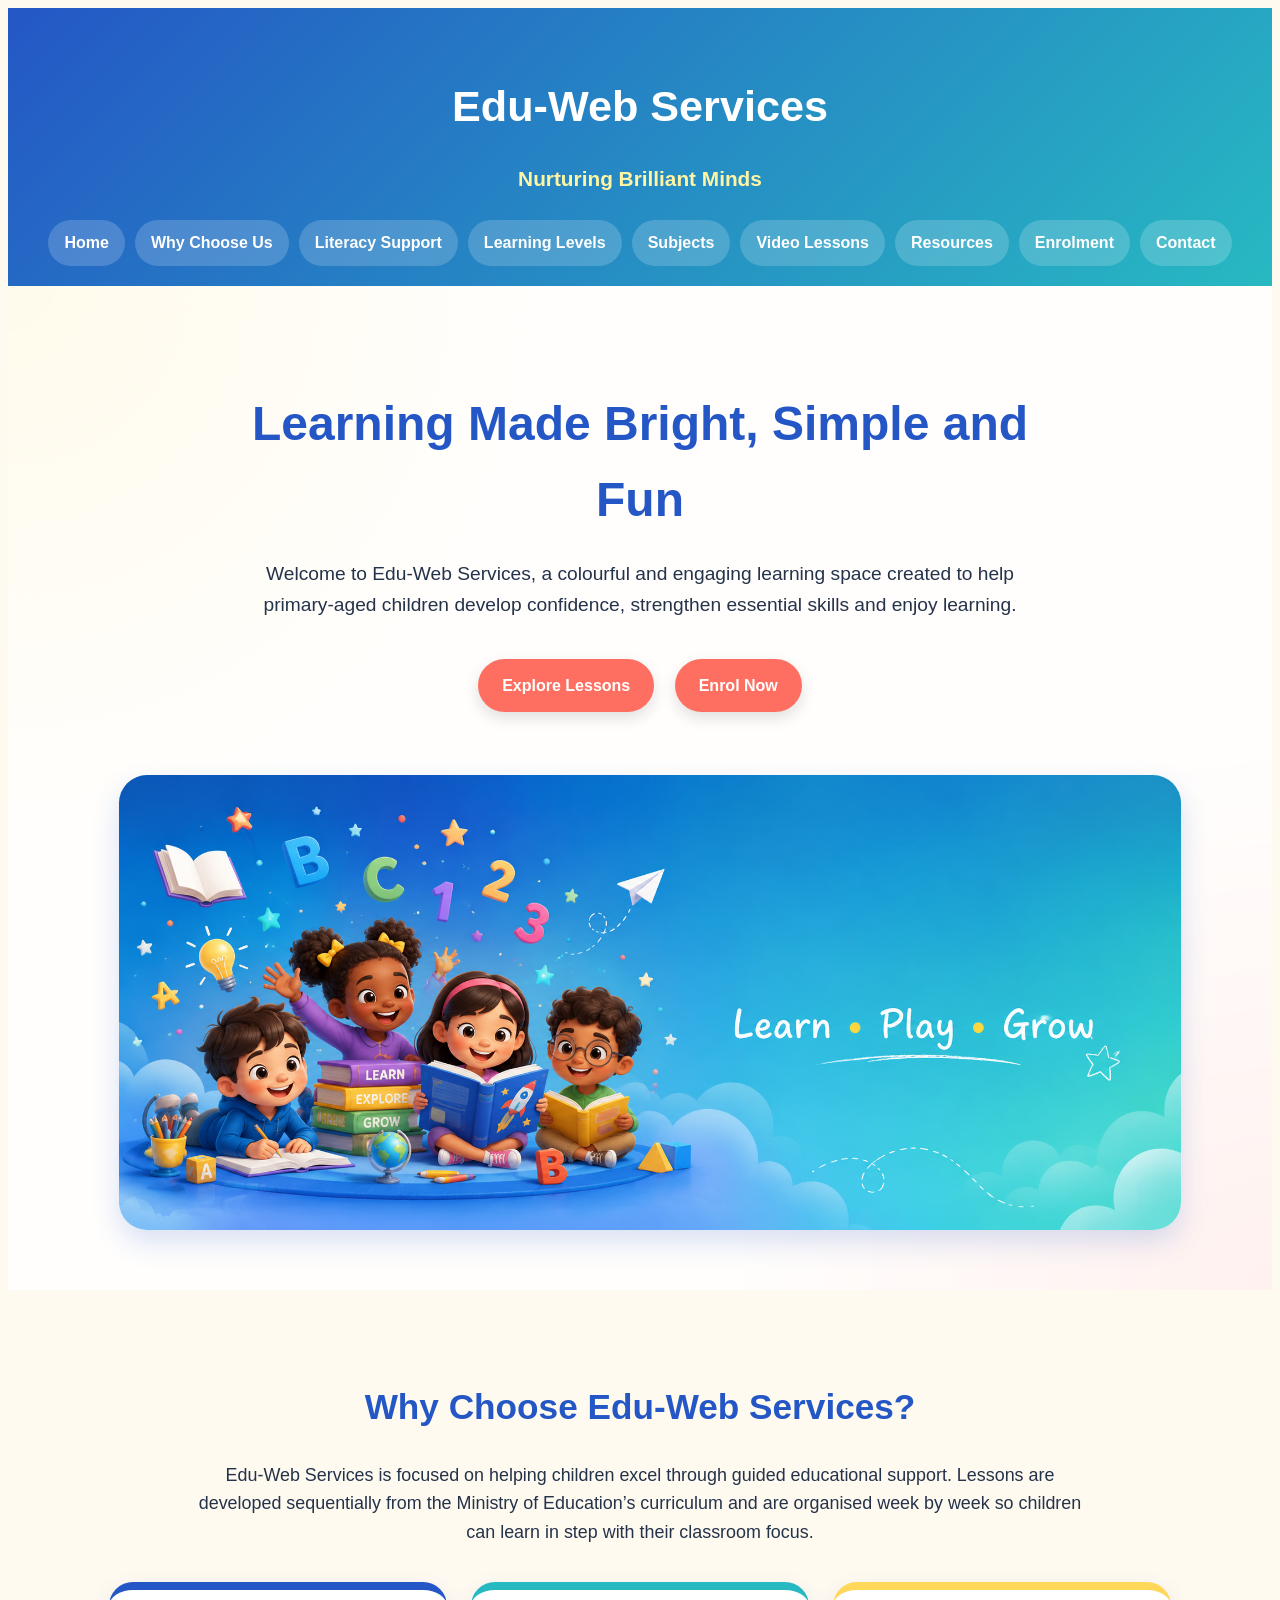
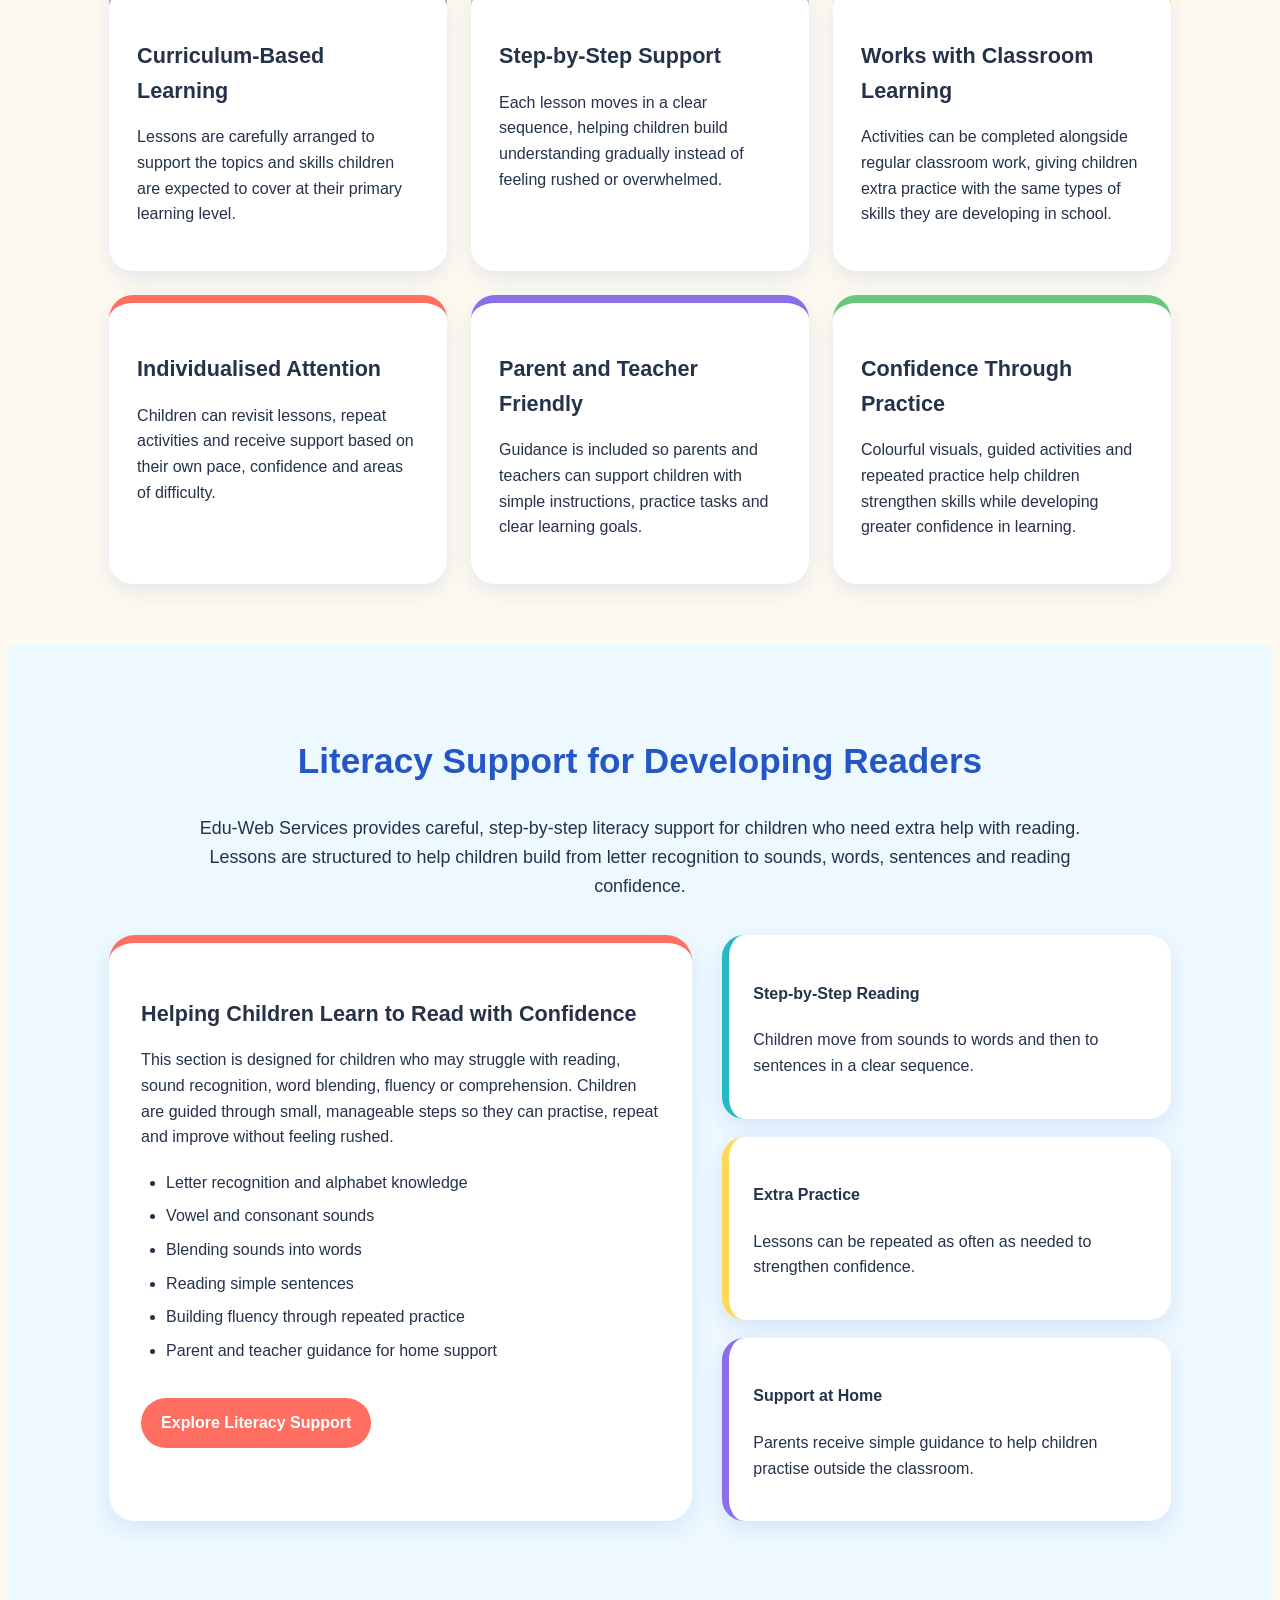
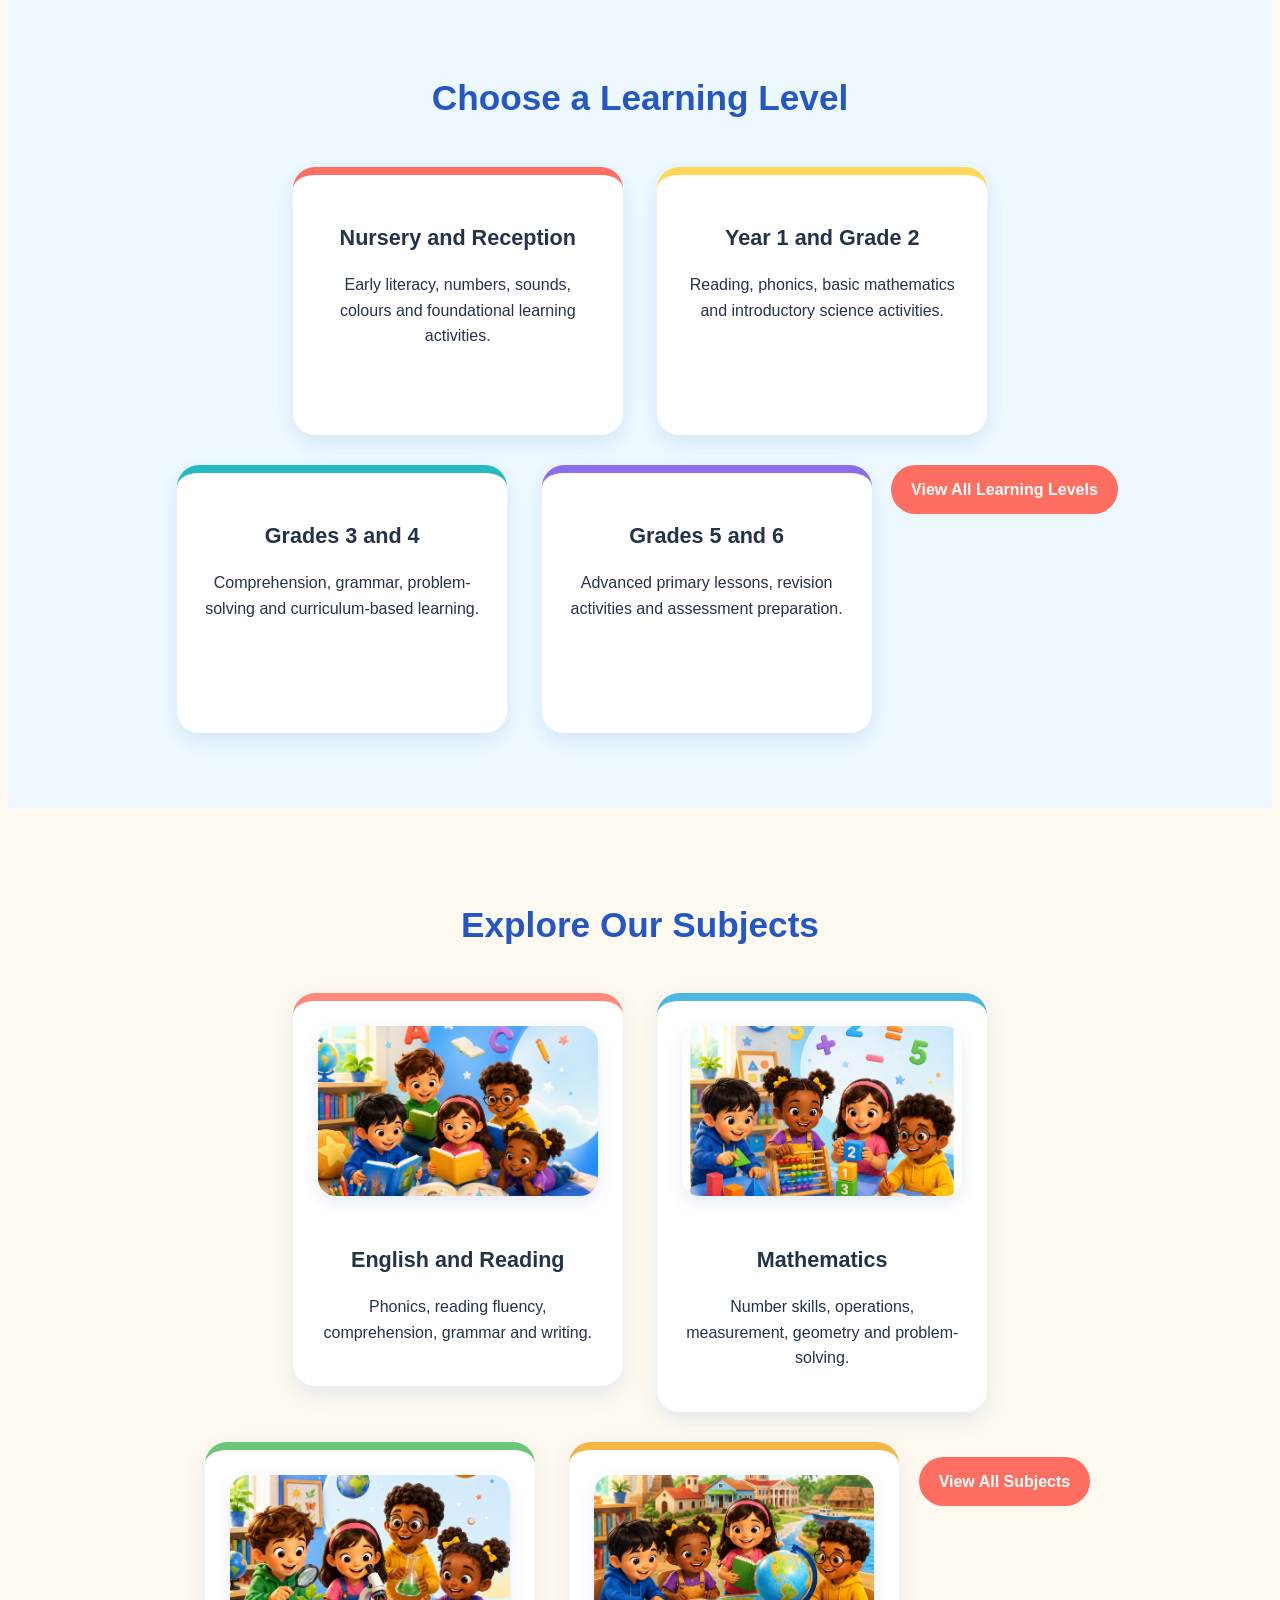
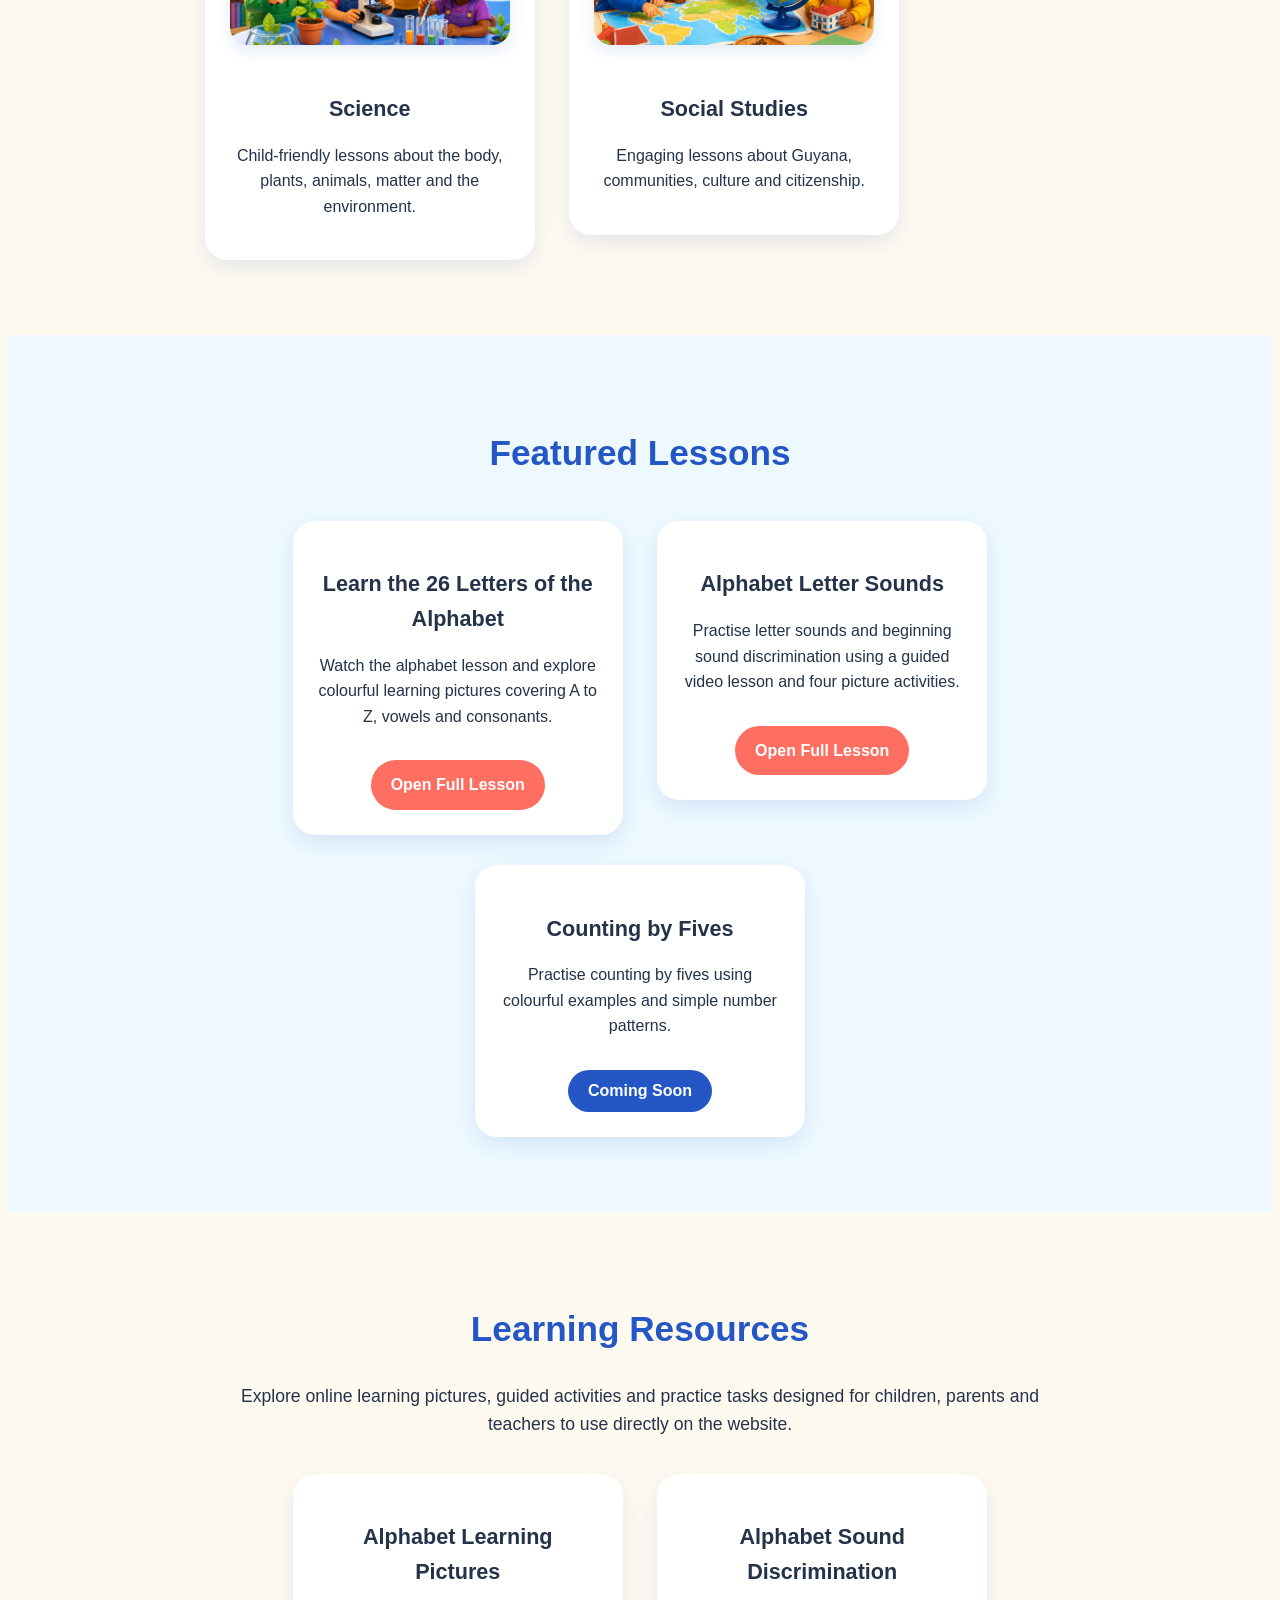
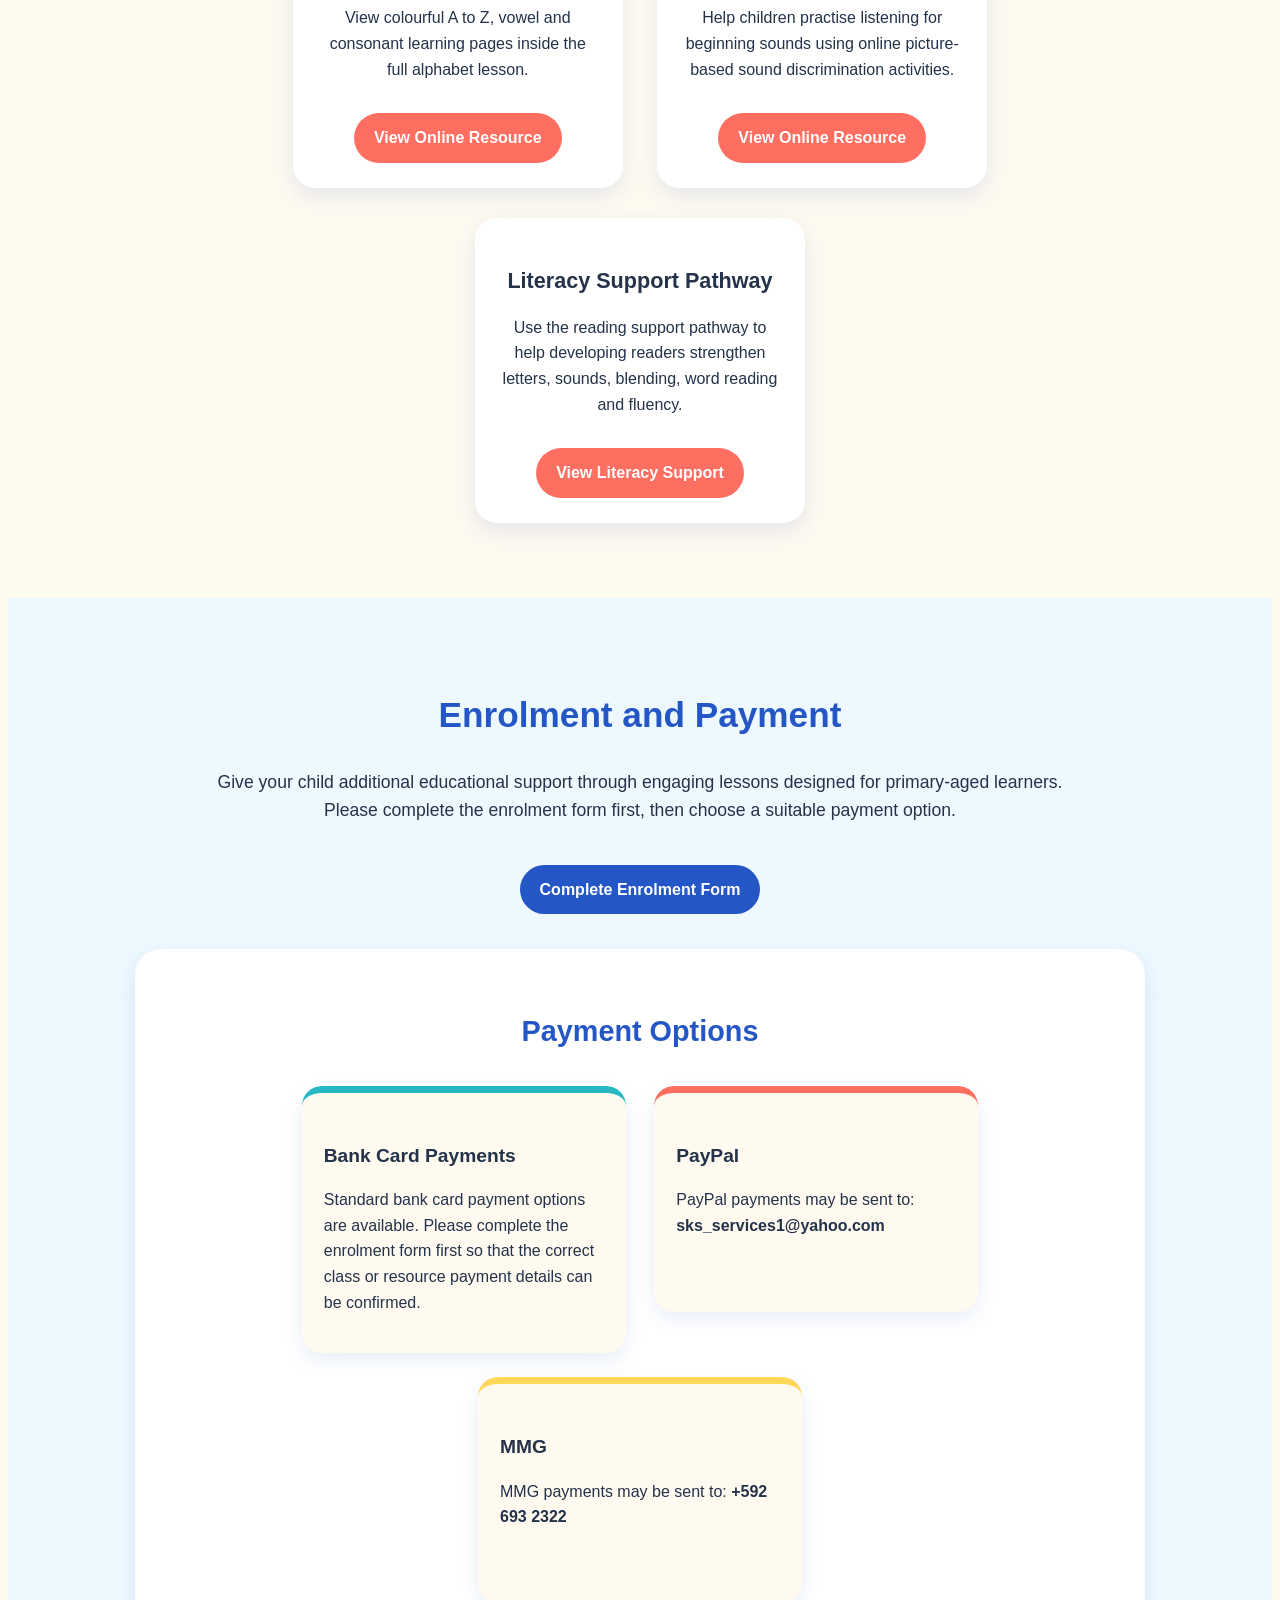
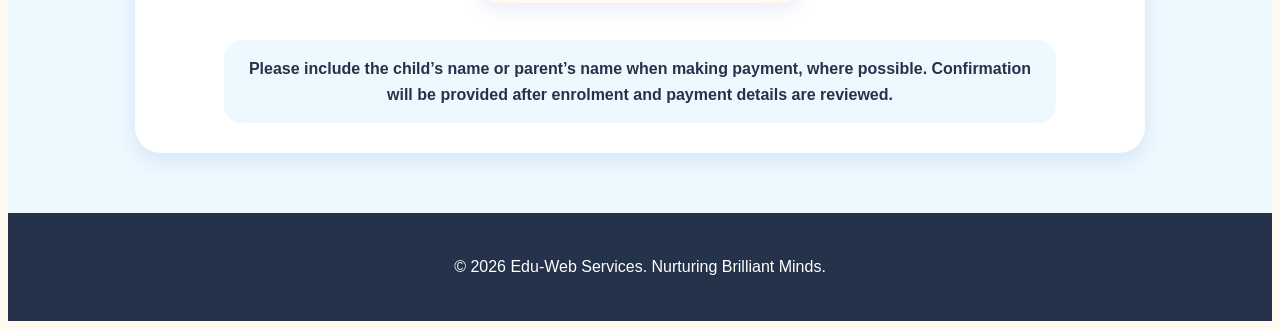
<file: index.html>
<!DOCTYPE html>
<html lang="en">
<head>
    <meta charset="UTF-8">

    <meta
        name="viewport"
        content="width=device-width, initial-scale=1.0"
    >

    <meta
        name="description"
        content="Edu-Web Services provides engaging educational lessons and resources for primary-aged children, parents and teachers."
    >

    <title>Edu-Web Services | Nurturing Brilliant Minds</title>
 <link rel="stylesheet" href="style.css">   
</head>

<body>

    <header>
        <h1>Edu-Web Services</h1>
        <p>Nurturing Brilliant Minds</p>

        <nav>
    <a href="#home">Home</a>
    <a href="#why-choose">Why Choose Us</a>
    <a href="literacy-support.html">Literacy Support</a>
    <a href="learning-levels.html">Learning Levels</a>
    <a href="subjects.html">Subjects</a>
    <a href="#lessons">Video Lessons</a>
    <a href="#resources">Resources</a>
    <a href="#enrol">Enrolment</a>
    <a href="#contact">Contact</a>
</nav>
    </header>

    <main>

        <section id="home">
    <h2>Learning Made Bright, Simple and Fun</h2>

    <p>
        Welcome to Edu-Web Services, a colourful and engaging
        learning space created to help primary-aged children
        develop confidence, strengthen essential skills and
        enjoy learning.
    </p>

    <div class="home-buttons">
        <a href="#lessons">Explore Lessons</a>
        <a href="#enrol">Enrol Now</a>
    </div>

    <div class="hero-image">
        <img
            src="images/hero-banner.png"
            alt="Children learning happily with books, letters and numbers"
        >
    </div>
</section>
<section id="why-choose">
    <h2>Why Choose Edu-Web Services?</h2>

    <p>
        Edu-Web Services is focused on helping children excel through
        guided educational support. Lessons are developed sequentially
        from the Ministry of Education’s curriculum and are organised
        week by week so children can learn in step with their classroom
        focus.
    </p>

    <div class="why-grid">

        <article>
            <h3>Curriculum-Based Learning</h3>

            <p>
                Lessons are carefully arranged to support the topics and
                skills children are expected to cover at their primary
                learning level.
            </p>
        </article>

        <article>
            <h3>Step-by-Step Support</h3>

            <p>
                Each lesson moves in a clear sequence, helping children
                build understanding gradually instead of feeling rushed
                or overwhelmed.
            </p>
        </article>

        <article>
            <h3>Works with Classroom Learning</h3>

            <p>
                Activities can be completed alongside regular classroom
                work, giving children extra practice with the same types
                of skills they are developing in school.
            </p>
        </article>

        <article>
            <h3>Individualised Attention</h3>

            <p>
                Children can revisit lessons, repeat activities and
                receive support based on their own pace, confidence and
                areas of difficulty.
            </p>
        </article>

        <article>
            <h3>Parent and Teacher Friendly</h3>

            <p>
                Guidance is included so parents and teachers can support
                children with simple instructions, practice tasks and
                clear learning goals.
            </p>
        </article>

        <article>
            <h3>Confidence Through Practice</h3>

            <p>
                Colourful visuals, guided activities and repeated practice
                help children strengthen skills while developing greater
                confidence in learning.
            </p>
        </article>

    </div>
</section>
        <section id="literacy-support">
    <h2>Literacy Support for Developing Readers</h2>

    <p>
        Edu-Web Services provides careful, step-by-step literacy support
        for children who need extra help with reading. Lessons are
        structured to help children build from letter recognition to
        sounds, words, sentences and reading confidence.
    </p>

    <div class="literacy-highlight">

        <div class="literacy-text">
            <h3>Helping Children Learn to Read with Confidence</h3>

            <p>
                This section is designed for children who may struggle
                with reading, sound recognition, word blending, fluency
                or comprehension. Children are guided through small,
                manageable steps so they can practise, repeat and improve
                without feeling rushed.
            </p>

            <ul>
                <li>Letter recognition and alphabet knowledge</li>
                <li>Vowel and consonant sounds</li>
                <li>Blending sounds into words</li>
                <li>Reading simple sentences</li>
                <li>Building fluency through repeated practice</li>
                <li>Parent and teacher guidance for home support</li>
            </ul>

            <a class="lesson-button" href="literacy-support.html">
                Explore Literacy Support
            </a>
        </div>

        <div class="literacy-boxes">
            <article>
                <h4>Step-by-Step Reading</h4>
                <p>
                    Children move from sounds to words and then to
                    sentences in a clear sequence.
                </p>
            </article>

            <article>
                <h4>Extra Practice</h4>
                <p>
                    Lessons can be repeated as often as needed to
                    strengthen confidence.
                </p>
            </article>

            <article>
                <h4>Support at Home</h4>
                <p>
                    Parents receive simple guidance to help children
                    practise outside the classroom.
                </p>
            </article>
        </div>

    </div>
</section>
        <section id="levels">
            <h2>Choose a Learning Level</h2>

            <div>
                <h3>Nursery and Reception</h3>
                <p>
                    Early literacy, numbers, sounds, colours and
                    foundational learning activities.
                </p>
            </div>

            <div>
                <h3>Year 1 and Grade 2</h3>
                <p>
                    Reading, phonics, basic mathematics and introductory
                    science activities.
                </p>
            </div>

            <div>
                <h3>Grades 3 and 4</h3>
                <p>
                    Comprehension, grammar, problem-solving and
                    curriculum-based learning.
                </p>
            </div>

            <div>
                <h3>Grades 5 and 6</h3>
                <p>
                    Advanced primary lessons, revision activities and
                    assessment preparation.
                </p>
            </div>
            <a class="lesson-button" href="learning-levels.html">
    View All Learning Levels
</a>
        </section>

        <section id="subjects">
    <h2>Explore Our Subjects</h2>

    <div class="subject-preview-card">
        <img
            src="images/reading-subject.png"
            alt="Children reading books together"
        >

        <h3>English and Reading</h3>

        <p>
            Phonics, reading fluency, comprehension, grammar
            and writing.
        </p>
    </div>

    <div class="subject-preview-card">
        <img
            src="images/math-subject.png"
            alt="Children learning mathematics with numbers and shapes"
        >

        <h3>Mathematics</h3>

        <p>
            Number skills, operations, measurement, geometry
            and problem-solving.
        </p>
    </div>

    <div class="subject-preview-card">
        <img
            src="images/science-subject.png"
            alt="Children exploring science with plants and experiments"
        >

        <h3>Science</h3>

        <p>
            Child-friendly lessons about the body, plants,
            animals, matter and the environment.
        </p>
    </div>

    <div class="subject-preview-card">
        <img
            src="images/social-studies-subject.png"
            alt="Children learning about maps, community and the world"
        >

        <h3>Social Studies</h3>

        <p>
            Engaging lessons about Guyana, communities,
            culture and citizenship.
        </p>
    </div>

    <a class="lesson-button" href="subjects.html">
        View All Subjects
    </a>
</section>

        <section id="lessons">
    <h2>Featured Lessons</h2>

    <article>
        <h3>Learn the 26 Letters of the Alphabet</h3>

        <p>
            Watch the alphabet lesson and explore colourful learning
            pictures covering A to Z, vowels and consonants.
        </p>

        <a class="lesson-button" href="alphabet-lesson.html">
            Open Full Lesson
        </a>
    </article>
<article>
    <h3>Alphabet Letter Sounds</h3>

    <p>
        Practise letter sounds and beginning sound discrimination using
        a guided video lesson and four picture activities.
    </p>

    <a class="lesson-button" href="alphabet-sounds-lesson.html">
        Open Full Lesson
    </a>
</article>
    <article>
        <h3>Counting by Fives</h3>

        <p>
            Practise counting by fives using colourful examples and
            simple number patterns.
        </p>

        <button type="button">Coming Soon</button>
    </article>
</section>

        <section id="resources">
    <h2>Learning Resources</h2>

    <p>
        Explore online learning pictures, guided activities and practice
        tasks designed for children, parents and teachers to use directly
        on the website.
    </p>

    <article>
        <h3>Alphabet Learning Pictures</h3>

        <p>
            View colourful A to Z, vowel and consonant learning pages
            inside the full alphabet lesson.
        </p>

        <a class="lesson-button" href="alphabet-lesson.html">
            View Online Resource
        </a>
    </article>
<article>
    <h3>Alphabet Sound Discrimination</h3>

    <p>
        Help children practise listening for beginning sounds using
        online picture-based sound discrimination activities.
    </p>

    <a class="lesson-button" href="alphabet-sounds-lesson.html">
        View Online Resource
    </a>
</article>
    <article>
    <h3>Literacy Support Pathway</h3>

    <p>
        Use the reading support pathway to help developing readers
        strengthen letters, sounds, blending, word reading and fluency.
    </p>

    <a class="lesson-button" href="literacy-support.html">
        View Literacy Support
    </a>
</article>
</section>
        <section id="enrol">
    <h2>Enrolment and Payment</h2>

    <p>
        Give your child additional educational support through engaging
        lessons designed for primary-aged learners. Please complete the
        enrolment form first, then choose a suitable payment option.
    </p>

    <div class="enrolment-actions">
        <a class="form-button"
           href="https://forms.gle/aRvuajVsEWSDqXt99"
           target="_blank"
           rel="noopener">
           Complete Enrolment Form
        </a>
    </div>

    <div class="payment-options">
        <h3>Payment Options</h3>

        <article>
            <h4>Bank Card Payments</h4>
            <p>
                Standard bank card payment options are available. Please
                complete the enrolment form first so that the correct
                class or resource payment details can be confirmed.
            </p>
        </article>

        <article>
            <h4>PayPal</h4>
            <p>
                PayPal payments may be sent to:
                <strong>sks_services1@yahoo.com</strong>
            </p>
        </article>

        <article>
            <h4>MMG</h4>
            <p>
                MMG payments may be sent to:
                <strong>+592 693 2322</strong>
            </p>
        </article>

        <p class="payment-note">
            Please include the child’s name or parent’s name when making
            payment, where possible. Confirmation will be provided after
            enrolment and payment details are reviewed.
        </p>
    </div>
</section>
    </main>

    <footer>
        <p>
            &copy; 2026 Edu-Web Services. Nurturing Brilliant Minds.
        </p>
    </footer>

</body>
</html>
</file>
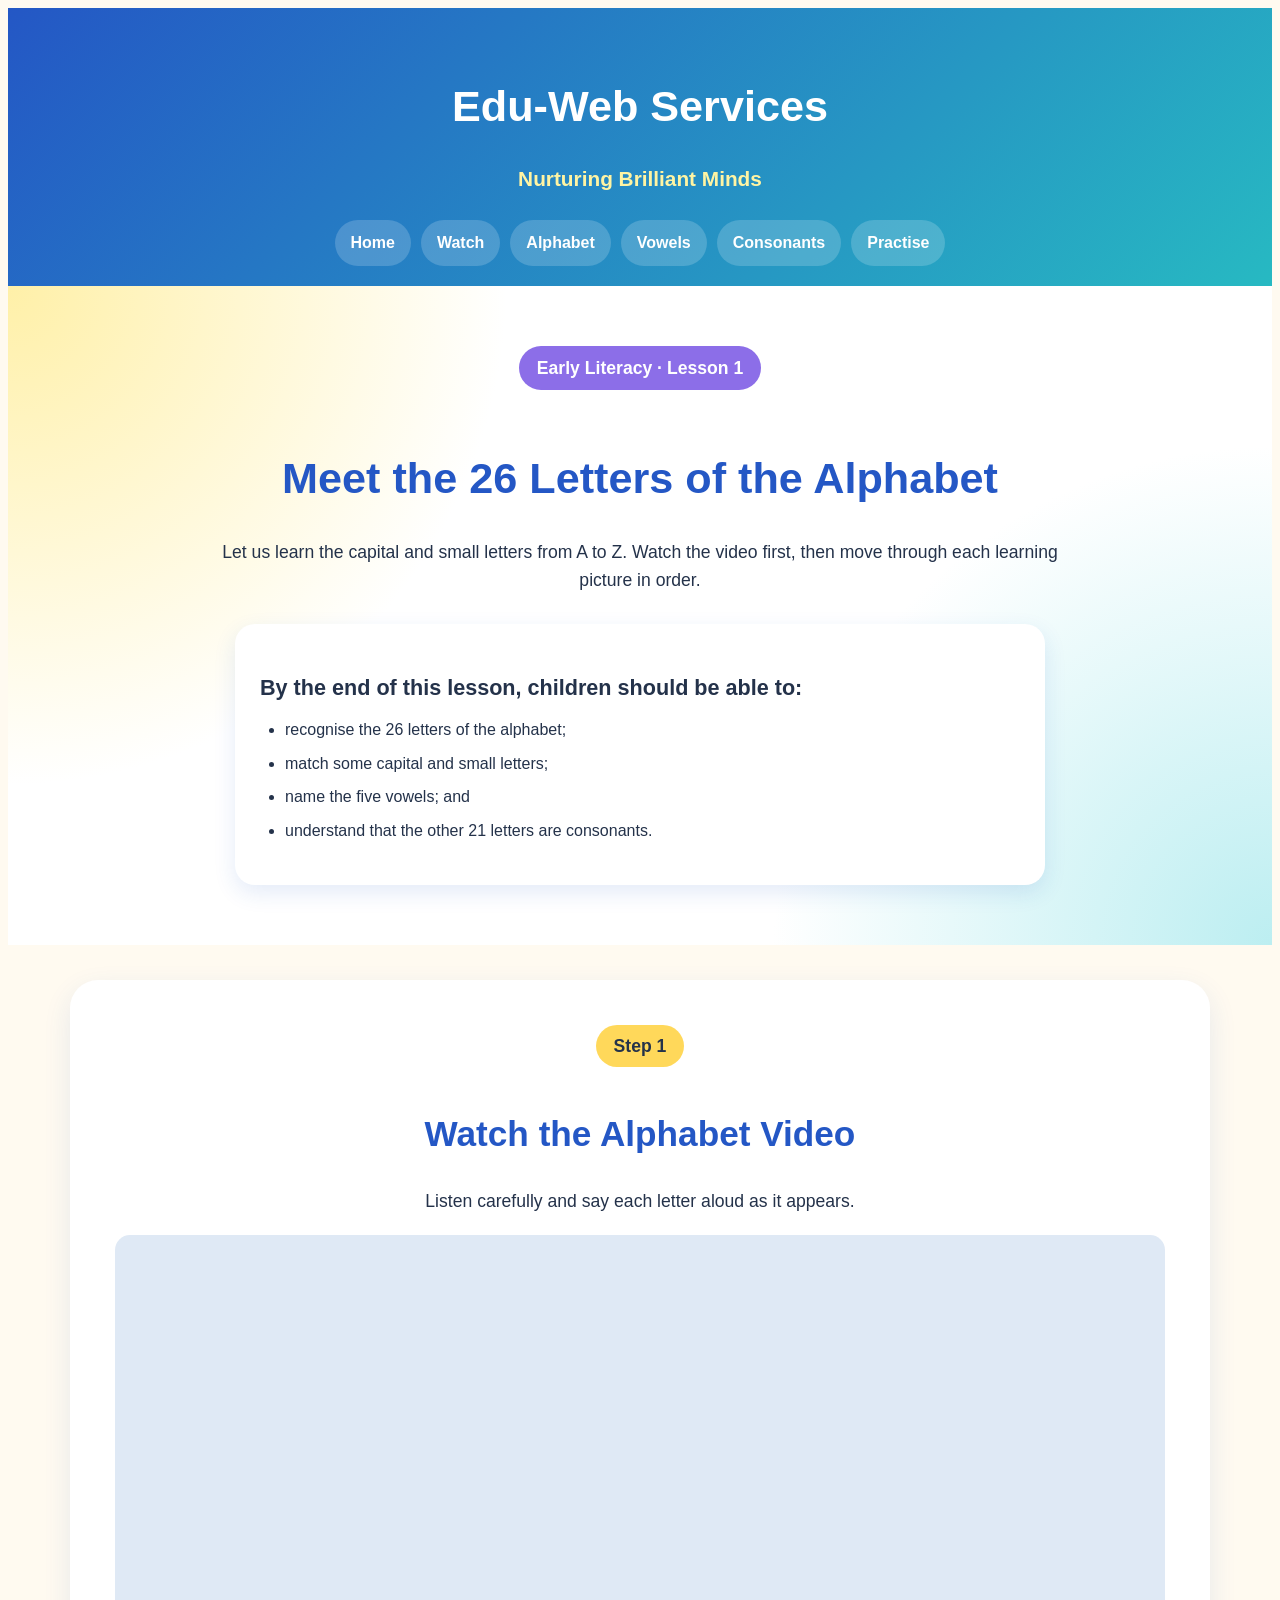
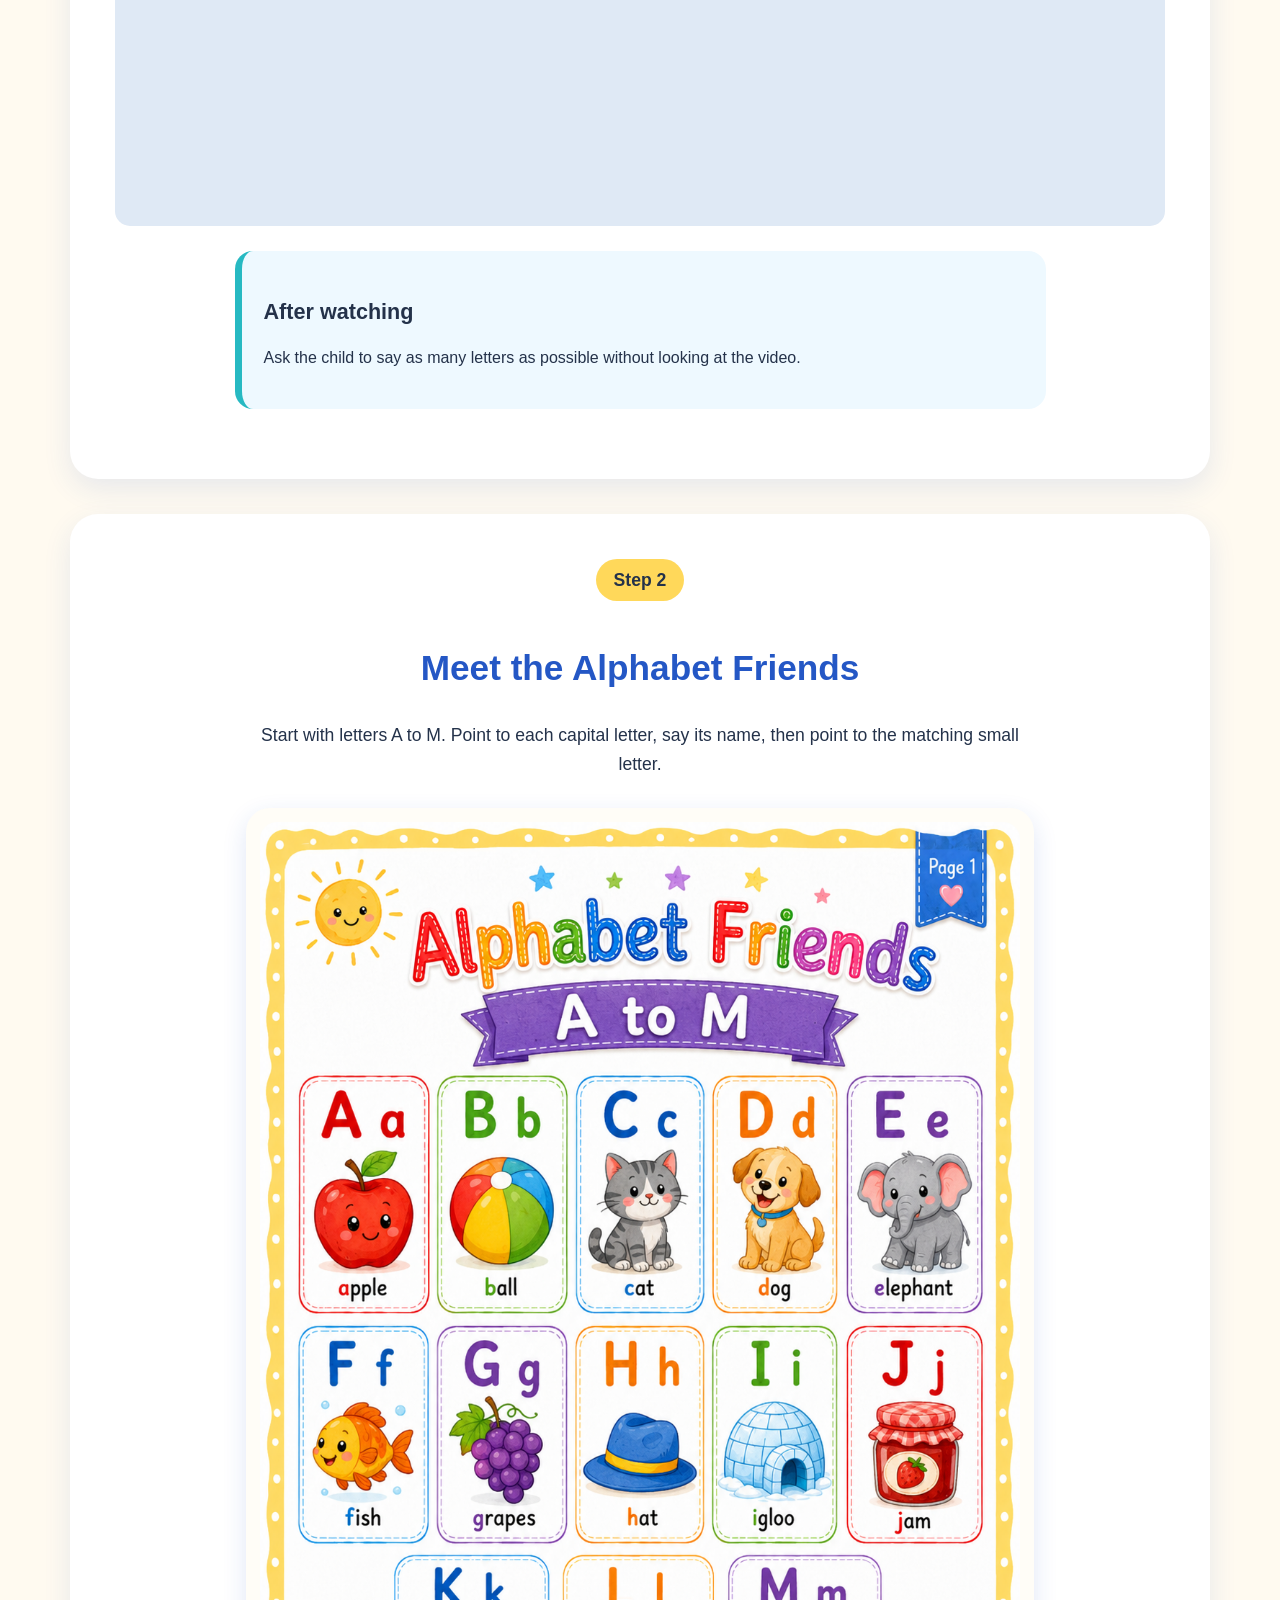
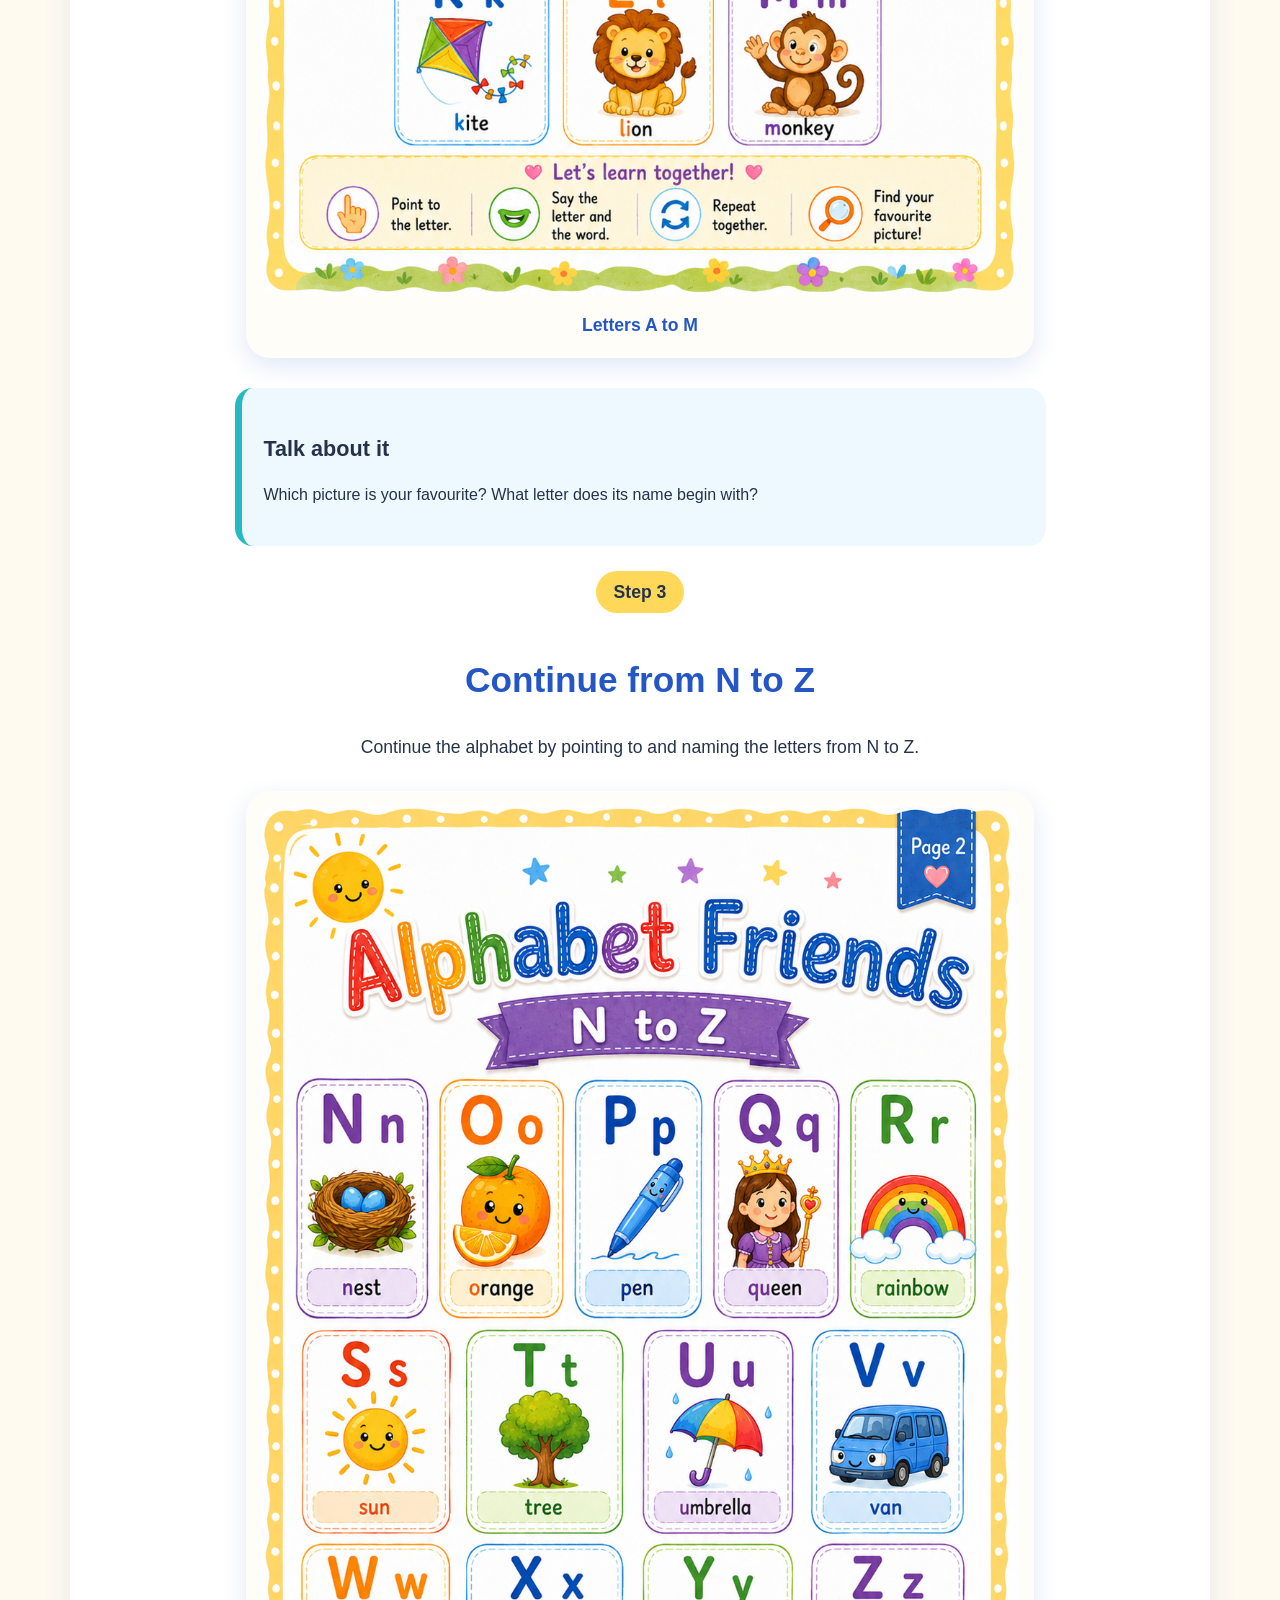
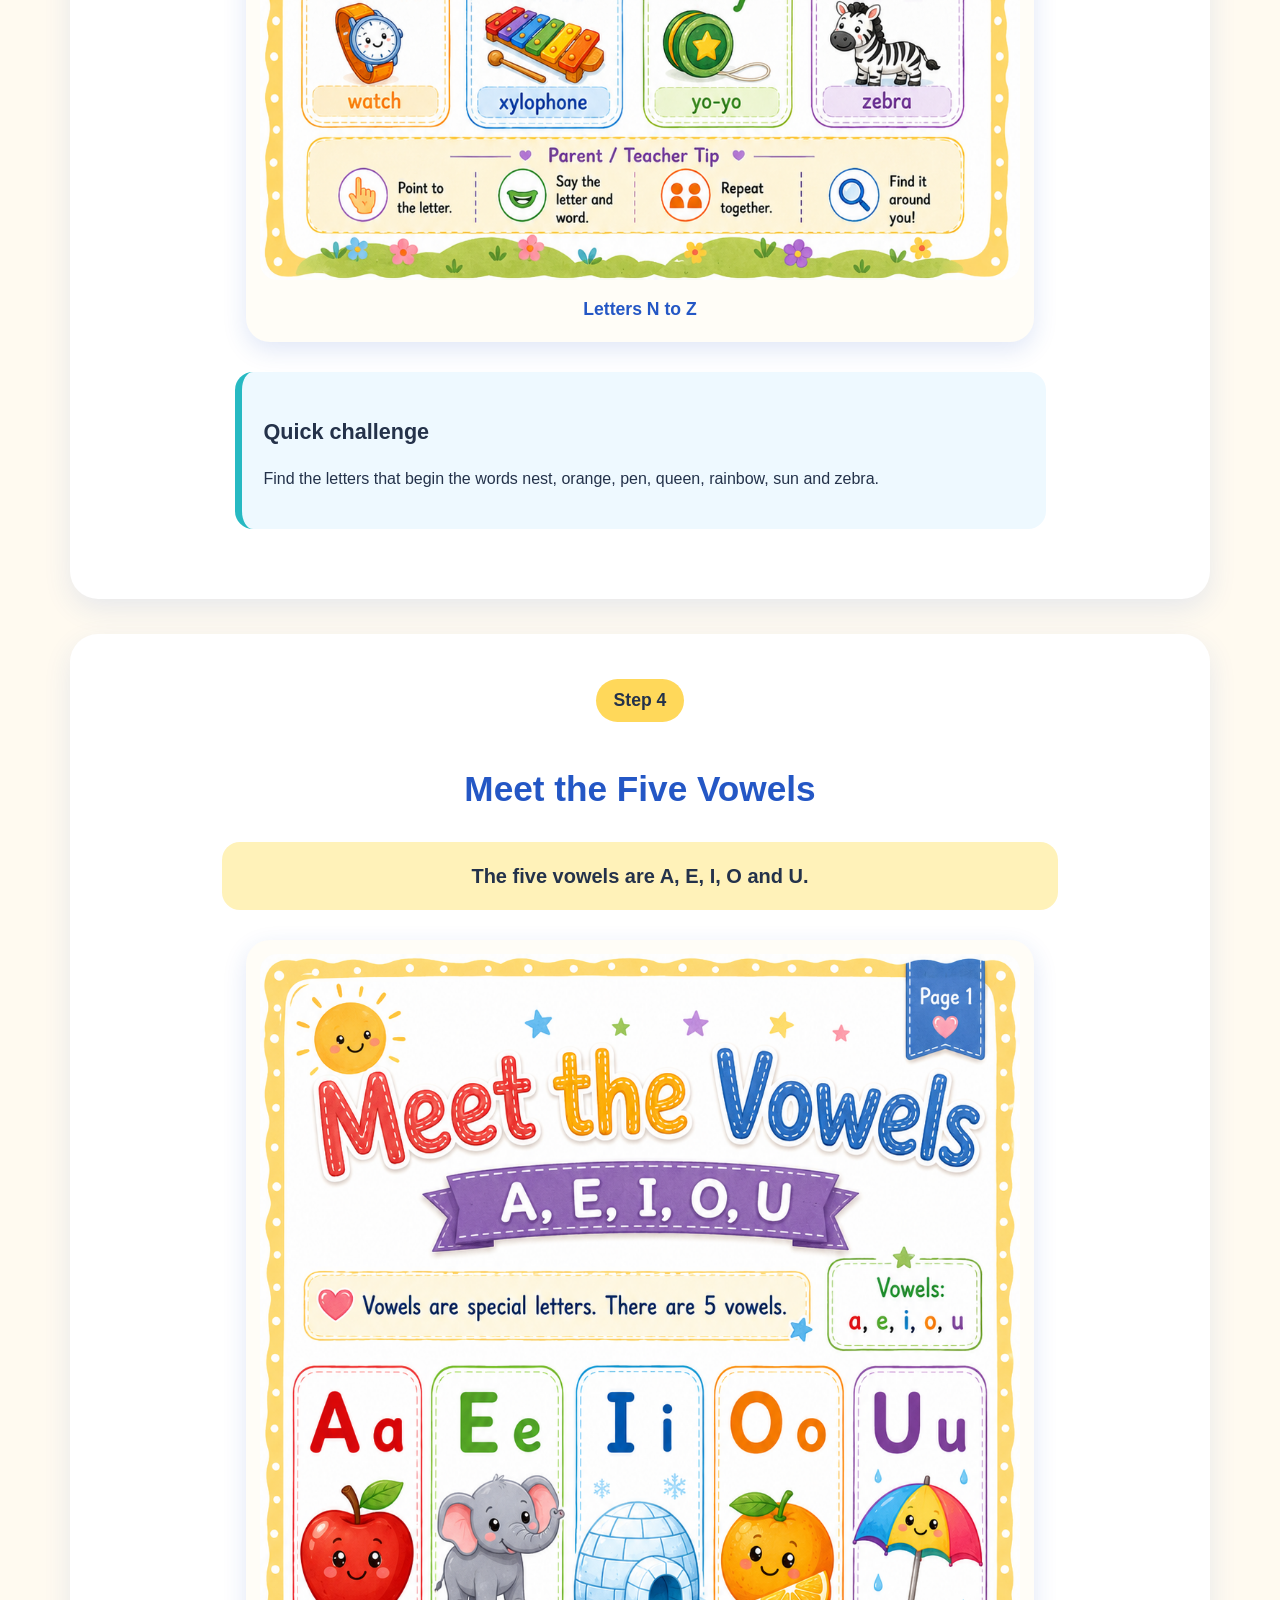
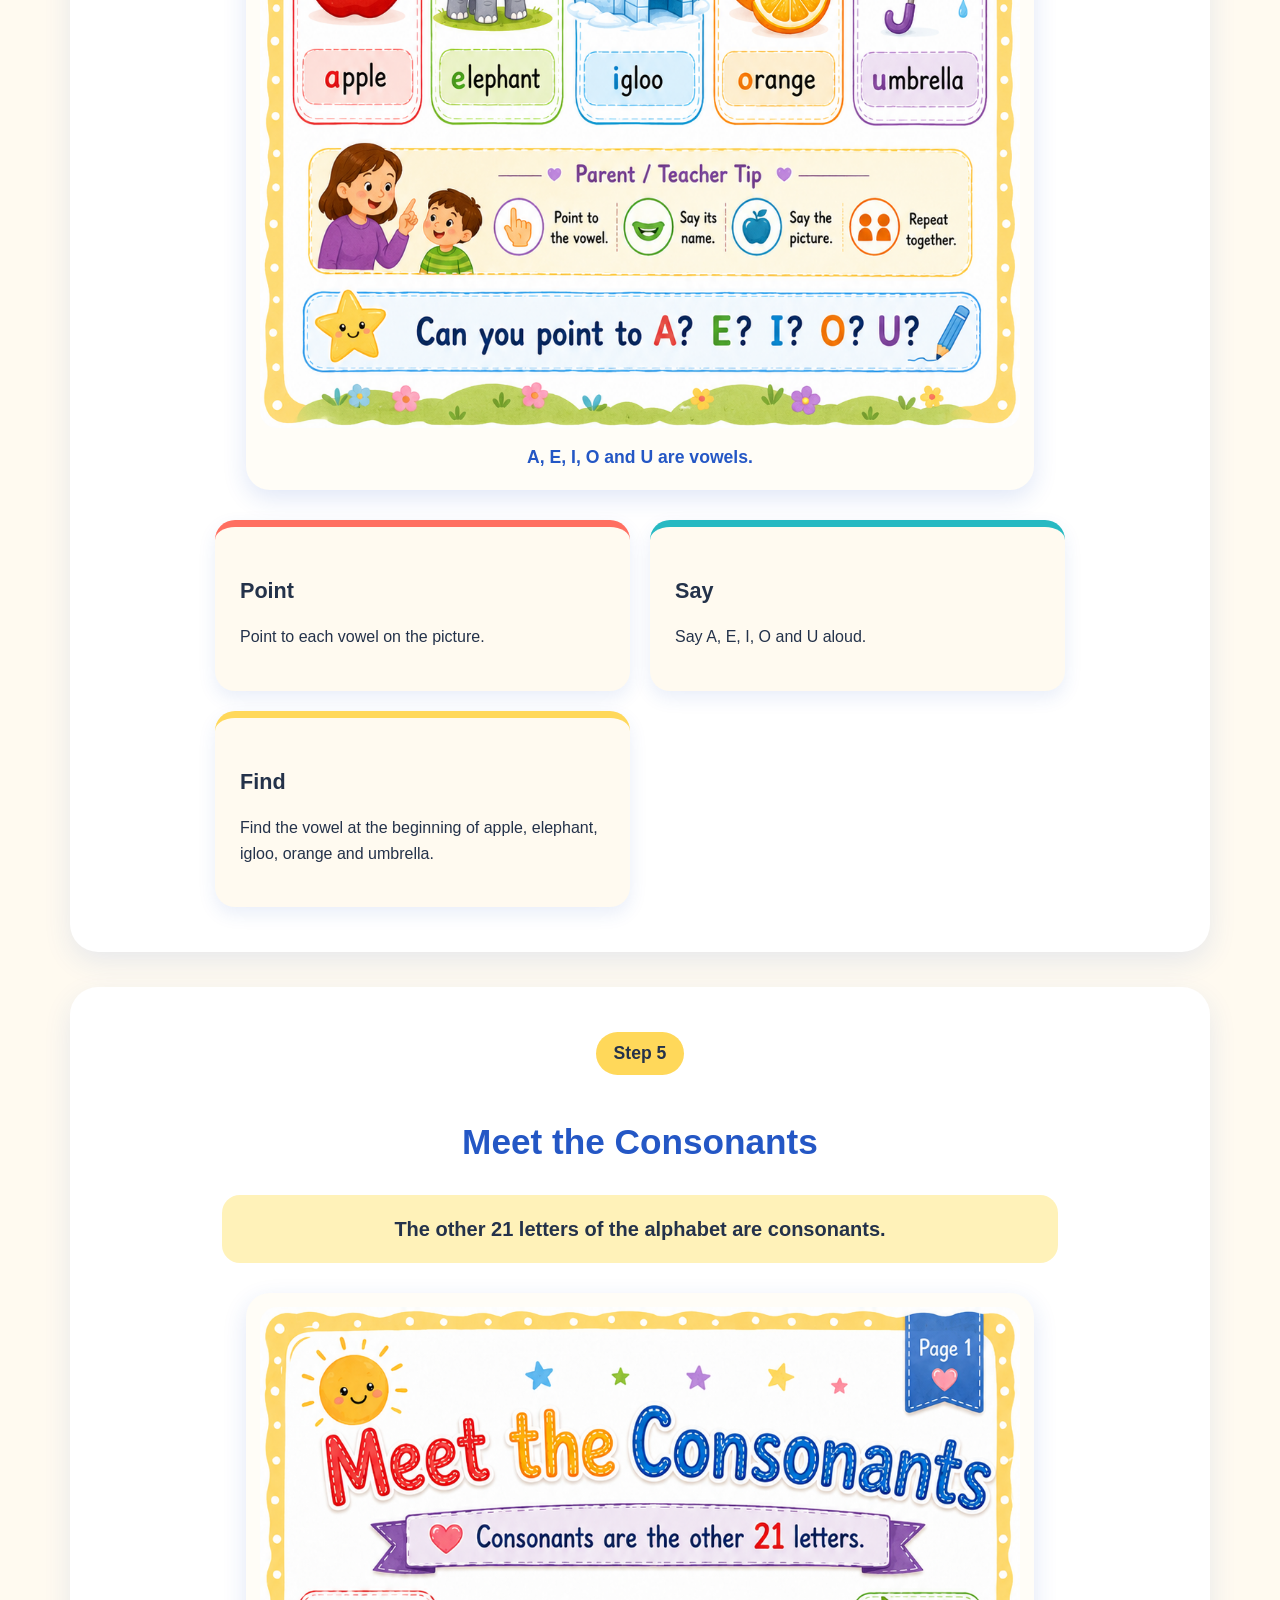
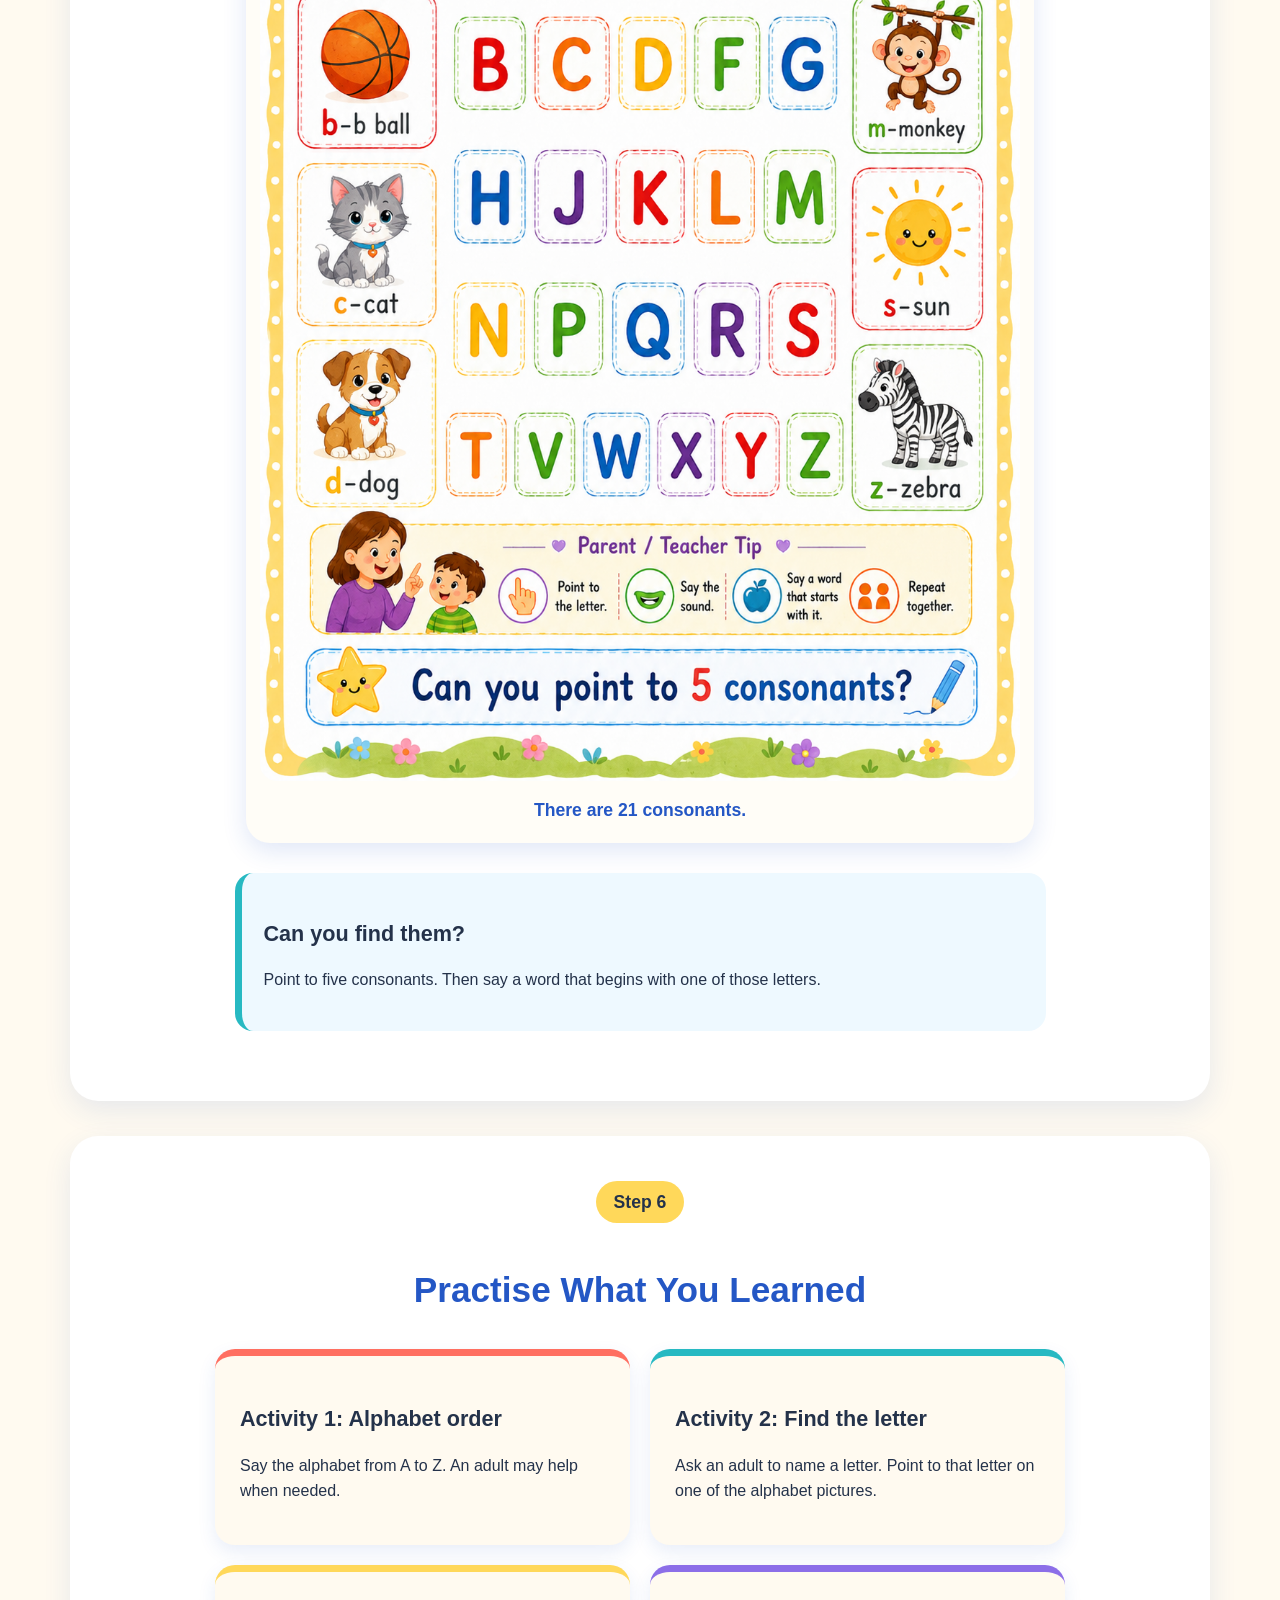
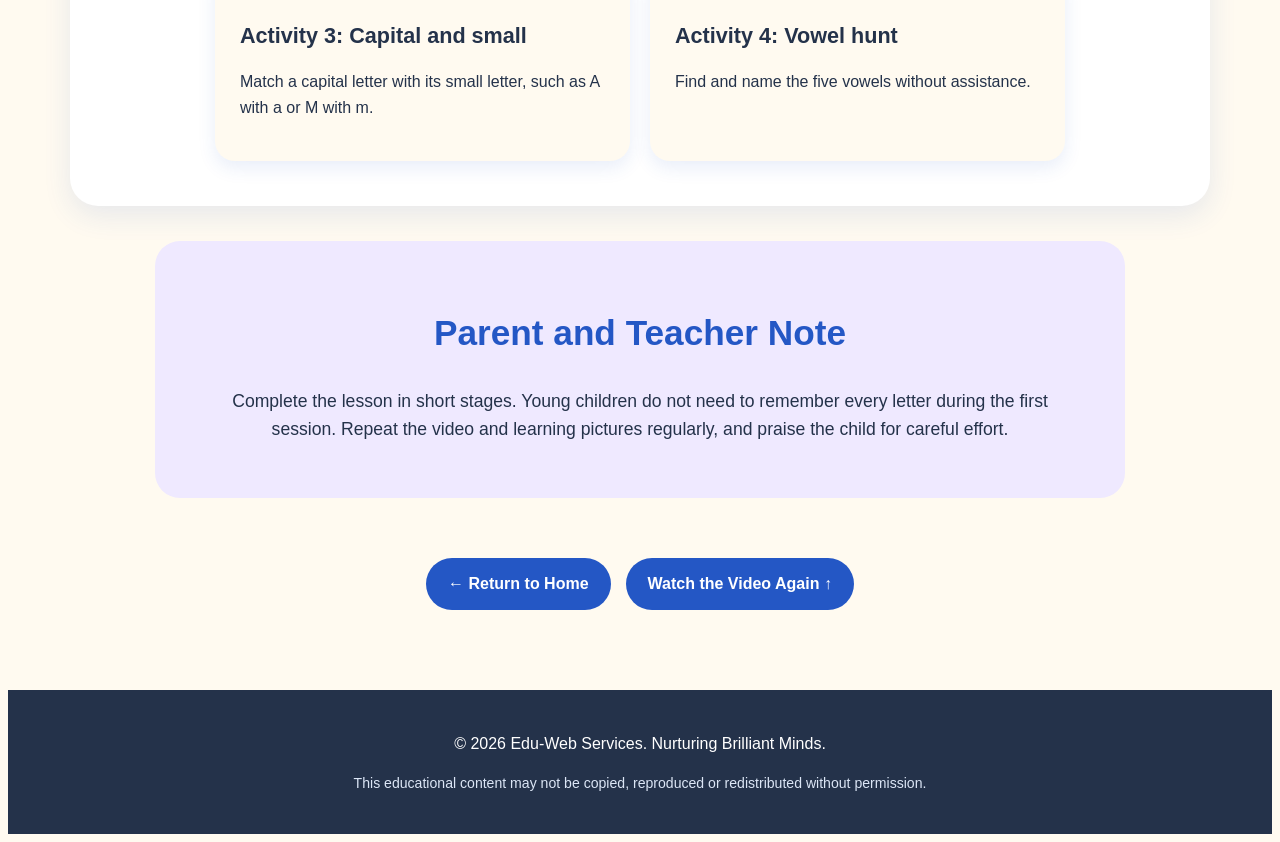
<file: alphabet-lesson.html>
<!DOCTYPE html>
<html lang="en">
<head>
    <meta charset="UTF-8">

    <meta
        name="viewport"
        content="width=device-width, initial-scale=1.0"
    >

    <meta
        name="description"
        content="An online alphabet lesson for young learners from Edu-Web Services."
    >

    <title>Alphabet Lesson | Edu-Web Services</title>

    <link rel="stylesheet" href="style.css">
</head>

<body>

    <header>
        <h1>Edu-Web Services</h1>
        <p>Nurturing Brilliant Minds</p>

        <nav>
            <a href="index.html">Home</a>
            <a href="#watch">Watch</a>
            <a href="#alphabet">Alphabet</a>
            <a href="#vowels">Vowels</a>
            <a href="#consonants">Consonants</a>
            <a href="#practice">Practise</a>
        </nav>
    </header>

    <main class="lesson-page">

        <section class="lesson-heading">
            <p class="lesson-label">Early Literacy · Lesson 1</p>

            <h2>Meet the 26 Letters of the Alphabet</h2>

            <p>
                Let us learn the capital and small letters from A to Z.
                Watch the video first, then move through each learning
                picture in order.
            </p>

            <div class="lesson-goals">
                <h3>By the end of this lesson, children should be able to:</h3>

                <ul>
                    <li>recognise the 26 letters of the alphabet;</li>
                    <li>match some capital and small letters;</li>
                    <li>name the five vowels; and</li>
                    <li>understand that the other 21 letters are consonants.</li>
                </ul>
            </div>
        </section>

        <section id="watch" class="lesson-section">

            <p class="lesson-step">Step 1</p>

            <h2>Watch the Alphabet Video</h2>

            <p>
                Listen carefully and say each letter aloud as it appears.
            </p>

            <div class="video-container">
                <iframe
                    src="https://www.youtube.com/embed/HPEJ2HM7rg4"
                    title="Learn the 26 letters of the alphabet"
                    allowfullscreen>
                </iframe>
            </div>

            <div class="instruction-box">
                <h3>After watching</h3>

                <p>
                    Ask the child to say as many letters as possible
                    without looking at the video.
                </p>
            </div>

        </section>

        <section id="alphabet" class="lesson-section">

            <p class="lesson-step">Step 2</p>

            <h2>Meet the Alphabet Friends</h2>

            <p>
                Start with letters A to M. Point to each capital letter,
                say its name, then point to the matching small letter.
            </p>

            <figure class="lesson-image-card">
                <img
                    src="alphabet-a-to-m.png"
                    alt="Alphabet learning chart showing capital and small letters A to M with matching pictures"
                    loading="lazy"
                    draggable="false"
                >

                <figcaption>
                    Letters A to M
                </figcaption>
            </figure>

            <div class="talk-about-it">
                <h3>Talk about it</h3>

                <p>
                    Which picture is your favourite? What letter does
                    its name begin with?
                </p>
            </div>

            <p class="lesson-step">Step 3</p>

            <h2>Continue from N to Z</h2>

            <p>
                Continue the alphabet by pointing to and naming the
                letters from N to Z.
            </p>

            <figure class="lesson-image-card">
                <img
                    src="alphabet-n-to-z.png"
                    alt="Alphabet learning chart showing capital and small letters N to Z with matching pictures"
                    loading="lazy"
                    draggable="false"
                >

                <figcaption>
                    Letters N to Z
                </figcaption>
            </figure>

            <div class="talk-about-it">
                <h3>Quick challenge</h3>

                <p>
                    Find the letters that begin the words nest, orange,
                    pen, queen, rainbow, sun and zebra.
                </p>
            </div>

        </section>

        <section id="vowels" class="lesson-section">

            <p class="lesson-step">Step 4</p>

            <h2>Meet the Five Vowels</h2>

            <p class="important-sentence">
                The five vowels are A, E, I, O and U.
            </p>

            <figure class="lesson-image-card">
                <img
                    src="meet-the-vowels.png"
                    alt="Colourful vowel chart showing A, E, I, O and U with pictures"
                    loading="lazy"
                    draggable="false"
                >

                <figcaption>
                    A, E, I, O and U are vowels.
                </figcaption>
            </figure>

            <div class="activity-grid">

                <article class="activity-card">
                    <h3>Point</h3>
                    <p>Point to each vowel on the picture.</p>
                </article>

                <article class="activity-card">
                    <h3>Say</h3>
                    <p>Say A, E, I, O and U aloud.</p>
                </article>

                <article class="activity-card">
                    <h3>Find</h3>

                    <p>
                        Find the vowel at the beginning of apple,
                        elephant, igloo, orange and umbrella.
                    </p>
                </article>

            </div>

        </section>

        <section id="consonants" class="lesson-section">

            <p class="lesson-step">Step 5</p>

            <h2>Meet the Consonants</h2>

            <p class="important-sentence">
                The other 21 letters of the alphabet are consonants.
            </p>

            <figure class="lesson-image-card">
                <img
                    src="meet-the-consonants.png"
                    alt="Colourful consonant chart showing the 21 consonants"
                    loading="lazy"
                    draggable="false"
                >

                <figcaption>
                    There are 21 consonants.
                </figcaption>
            </figure>

            <div class="talk-about-it">
                <h3>Can you find them?</h3>

                <p>
                    Point to five consonants. Then say a word that begins
                    with one of those letters.
                </p>
            </div>

        </section>

        <section id="practice" class="lesson-section">

            <p class="lesson-step">Step 6</p>

            <h2>Practise What You Learned</h2>

            <div class="activity-grid">

                <article class="activity-card">
                    <h3>Activity 1: Alphabet order</h3>

                    <p>
                        Say the alphabet from A to Z. An adult may help
                        when needed.
                    </p>
                </article>

                <article class="activity-card">
                    <h3>Activity 2: Find the letter</h3>

                    <p>
                        Ask an adult to name a letter. Point to that
                        letter on one of the alphabet pictures.
                    </p>
                </article>

                <article class="activity-card">
                    <h3>Activity 3: Capital and small</h3>

                    <p>
                        Match a capital letter with its small letter,
                        such as A with a or M with m.
                    </p>
                </article>

                <article class="activity-card">
                    <h3>Activity 4: Vowel hunt</h3>

                    <p>
                        Find and name the five vowels without assistance.
                    </p>
                </article>

            </div>

        </section>

        <section class="adult-note">

            <h2>Parent and Teacher Note</h2>

            <p>
                Complete the lesson in short stages. Young children do
                not need to remember every letter during the first
                session. Repeat the video and learning pictures regularly,
                and praise the child for careful effort.
            </p>

        </section>

        <section class="lesson-navigation">

            <a href="index.html">← Return to Home</a>

            <a href="#watch">Watch the Video Again ↑</a>

        </section>

    </main>

    <footer>

        <p>
            &copy; 2026 Edu-Web Services. Nurturing Brilliant Minds.
        </p>

        <p class="copyright-note">
            This educational content may not be copied, reproduced or
            redistributed without permission.
        </p>

    </footer>

</body>
</html>
</file>
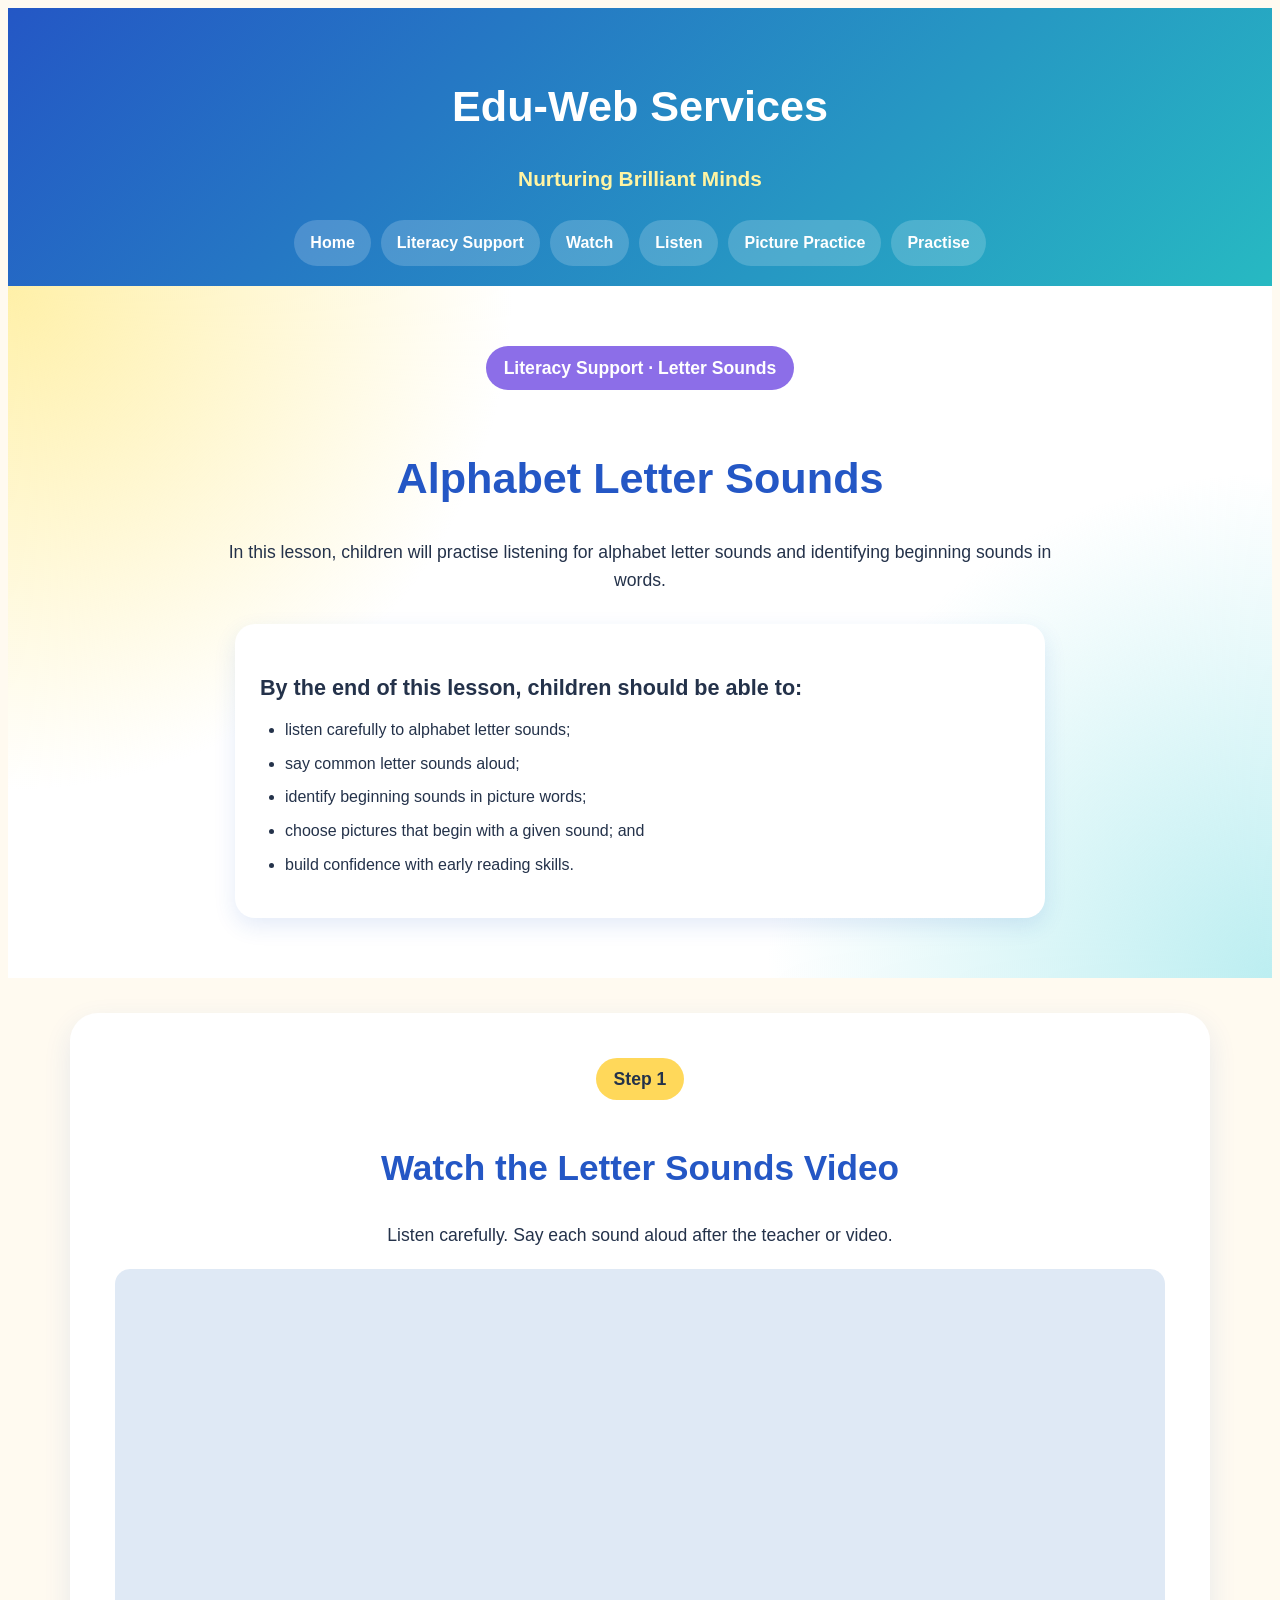
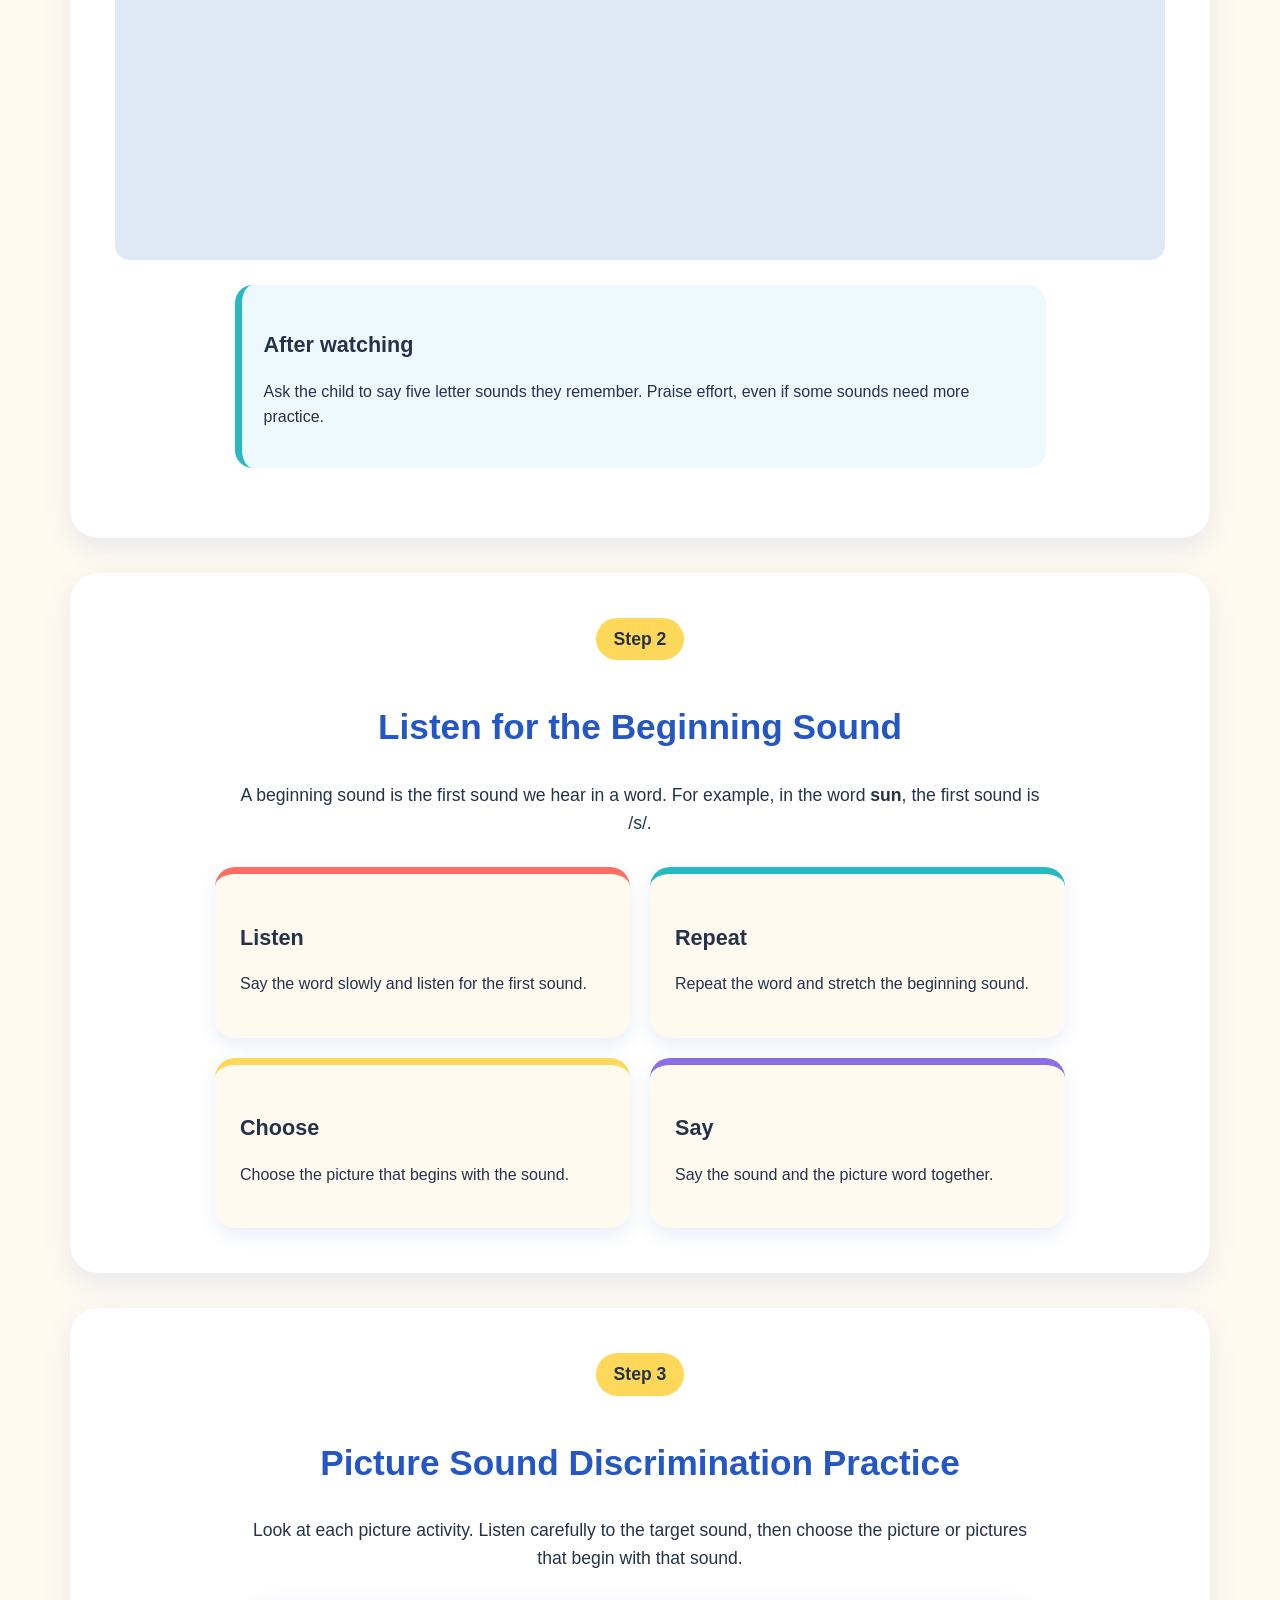
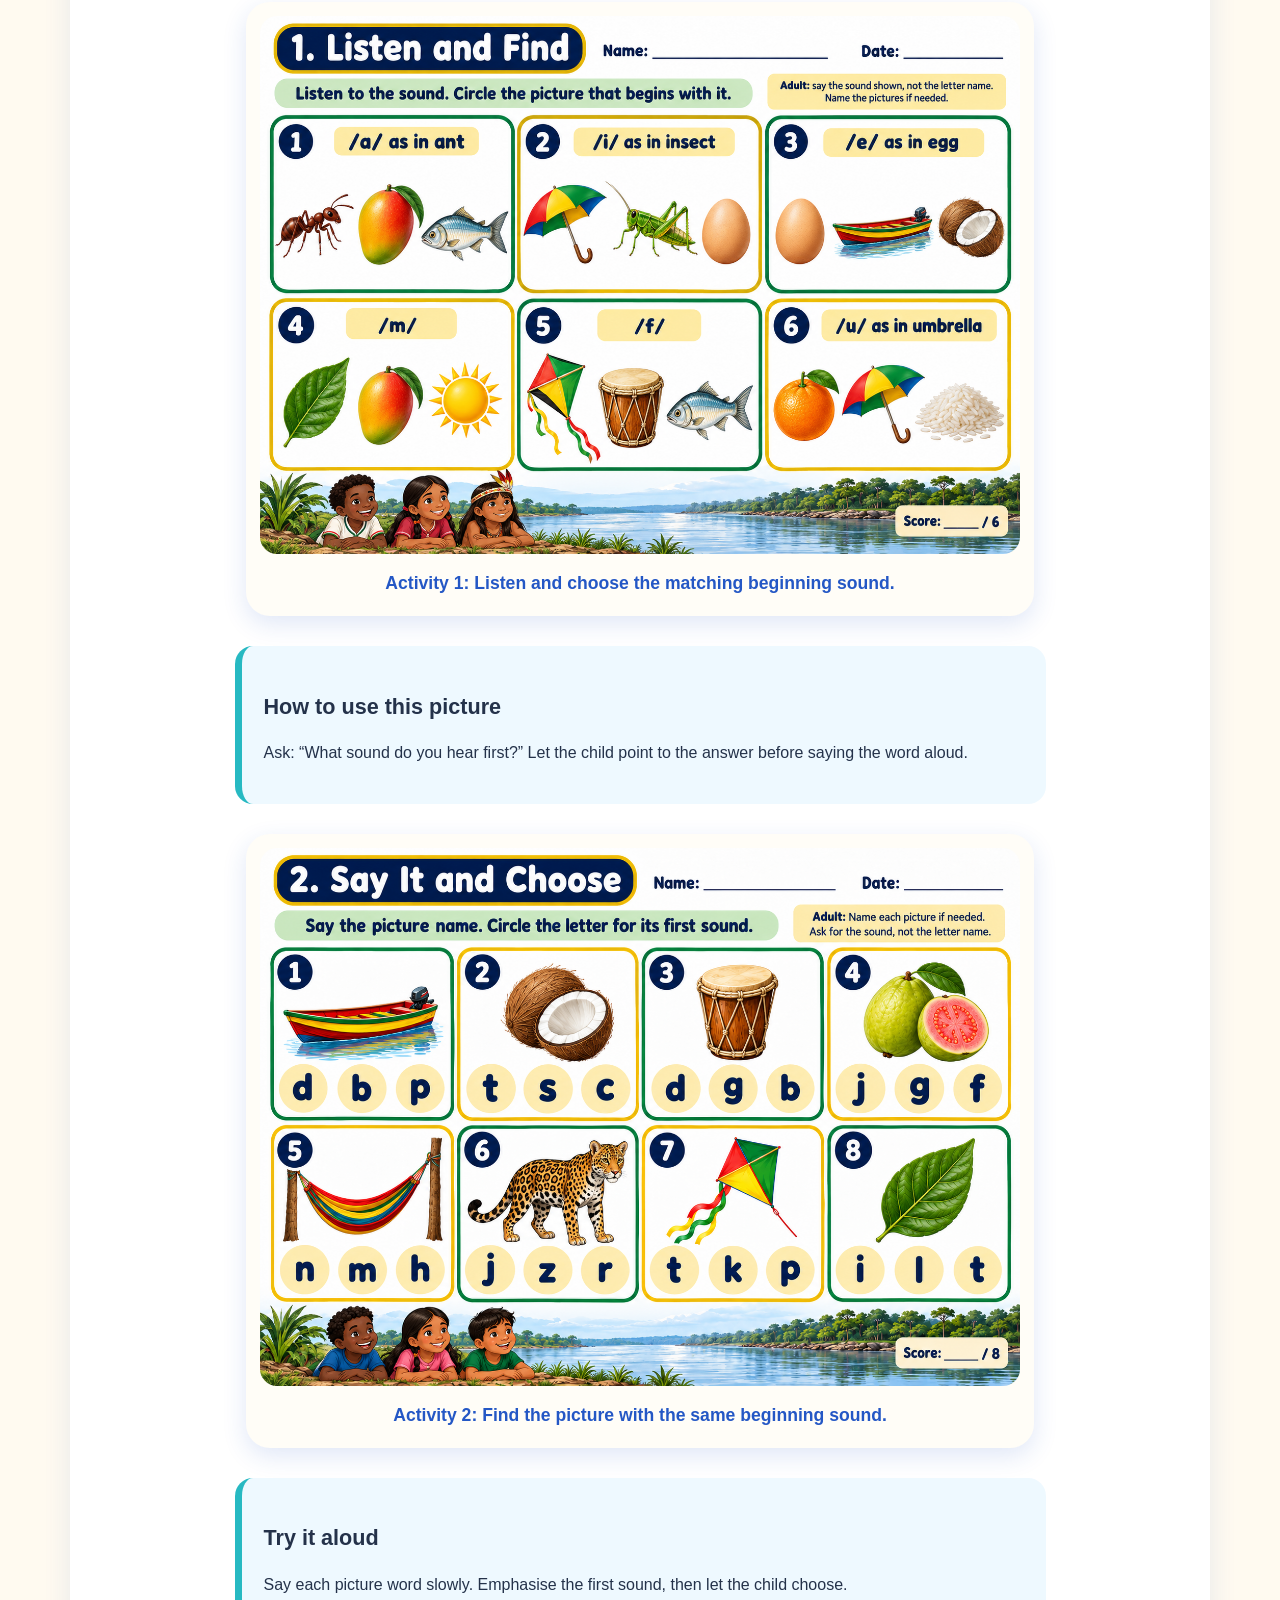
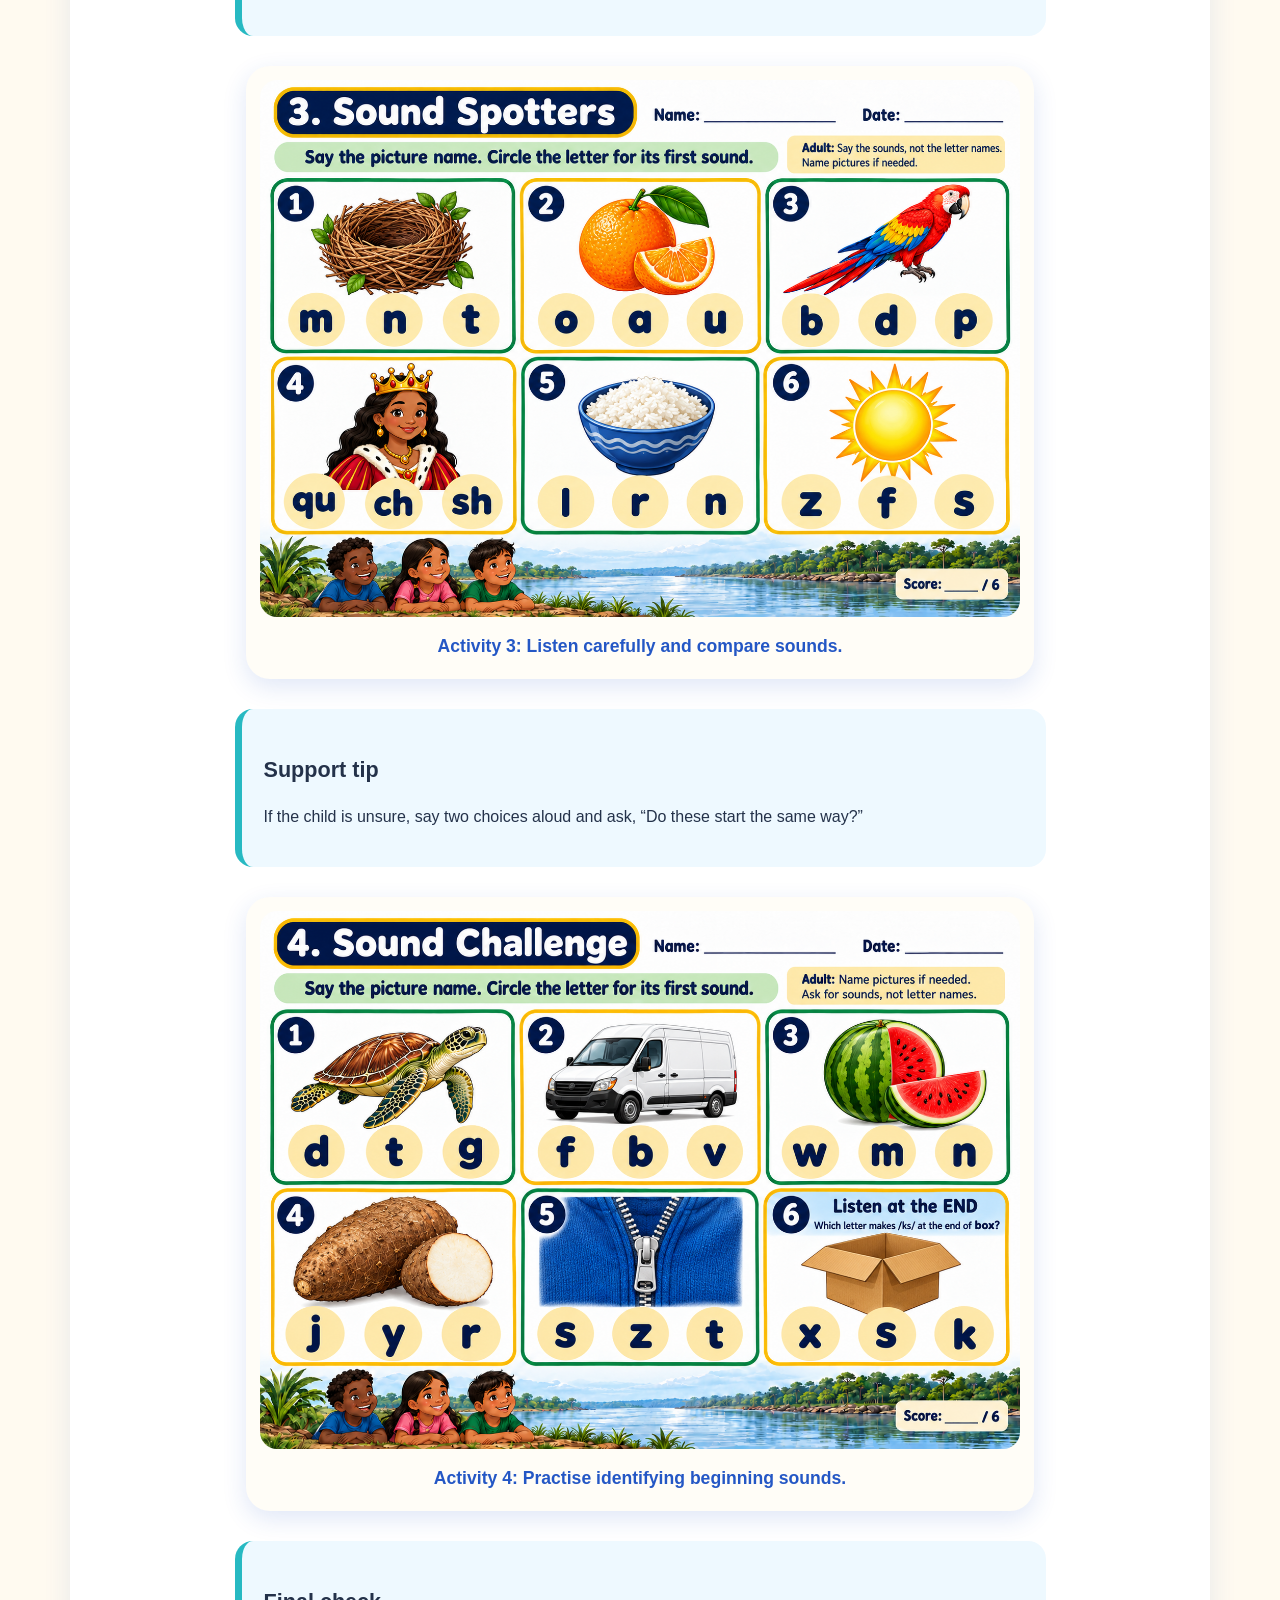
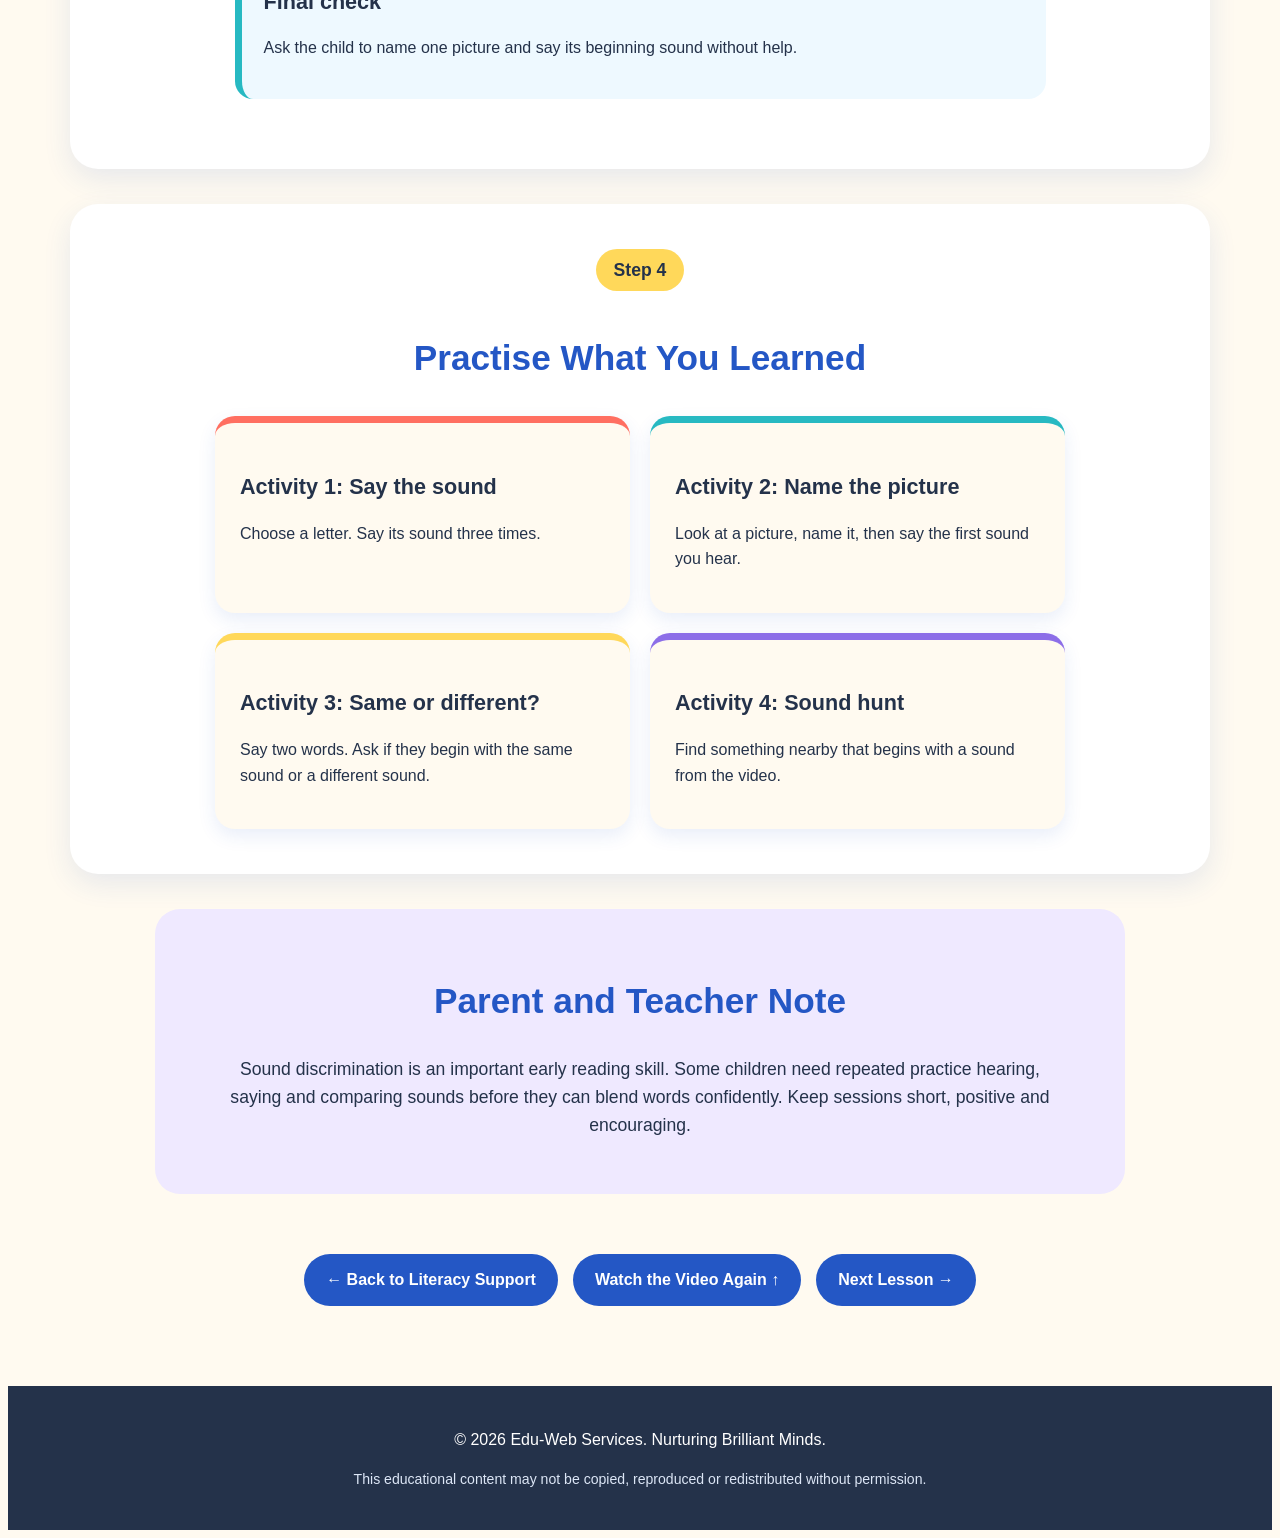
<file: alphabet-sounds-lesson.html>
<!DOCTYPE html>
<html lang="en">
<head>
    <meta charset="UTF-8">

    <meta
        name="viewport"
        content="width=device-width, initial-scale=1.0"
    >

    <meta
        name="description"
        content="Alphabet letter sounds and sound discrimination lesson for developing readers."
    >

    <title>Alphabet Letter Sounds | Edu-Web Services</title>

    <link rel="stylesheet" href="style.css">
</head>

<body>

    <header>
        <h1>Edu-Web Services</h1>
        <p>Nurturing Brilliant Minds</p>

        <nav>
            <a href="index.html">Home</a>
            <a href="literacy-support.html">Literacy Support</a>
            <a href="#watch">Watch</a>
            <a href="#listen">Listen</a>
            <a href="#pictures">Picture Practice</a>
            <a href="#practice">Practise</a>
        </nav>
    </header>

    <main class="lesson-page">

        <section class="lesson-heading">
            <p class="lesson-label">Literacy Support · Letter Sounds</p>

            <h2>Alphabet Letter Sounds</h2>

            <p>
                In this lesson, children will practise listening for
                alphabet letter sounds and identifying beginning sounds
                in words.
            </p>

            <div class="lesson-goals">
                <h3>By the end of this lesson, children should be able to:</h3>

                <ul>
                    <li>listen carefully to alphabet letter sounds;</li>
                    <li>say common letter sounds aloud;</li>
                    <li>identify beginning sounds in picture words;</li>
                    <li>choose pictures that begin with a given sound; and</li>
                    <li>build confidence with early reading skills.</li>
                </ul>
            </div>
        </section>

        <section id="watch" class="lesson-section">

            <p class="lesson-step">Step 1</p>

            <h2>Watch the Letter Sounds Video</h2>

            <p>
                Listen carefully. Say each sound aloud after the teacher
                or video.
            </p>

            <div class="video-container">
                <iframe
                    src="https://www.youtube.com/embed/4RtjhOtun1Y"
                    title="Alphabet letter sounds lesson"
                    allowfullscreen>
                </iframe>
            </div>

            <div class="instruction-box">
                <h3>After watching</h3>

                <p>
                    Ask the child to say five letter sounds they remember.
                    Praise effort, even if some sounds need more practice.
                </p>
            </div>

        </section>

        <section id="listen" class="lesson-section">

            <p class="lesson-step">Step 2</p>

            <h2>Listen for the Beginning Sound</h2>

            <p>
                A beginning sound is the first sound we hear in a word.
                For example, in the word <strong>sun</strong>, the first
                sound is /s/.
            </p>

            <div class="activity-grid">

                <article class="activity-card">
                    <h3>Listen</h3>
                    <p>
                        Say the word slowly and listen for the first sound.
                    </p>
                </article>

                <article class="activity-card">
                    <h3>Repeat</h3>
                    <p>
                        Repeat the word and stretch the beginning sound.
                    </p>
                </article>

                <article class="activity-card">
                    <h3>Choose</h3>
                    <p>
                        Choose the picture that begins with the sound.
                    </p>
                </article>

                <article class="activity-card">
                    <h3>Say</h3>
                    <p>
                        Say the sound and the picture word together.
                    </p>
                </article>

            </div>

        </section>

        <section id="pictures" class="lesson-section">

            <p class="lesson-step">Step 3</p>

            <h2>Picture Sound Discrimination Practice</h2>

            <p>
                Look at each picture activity. Listen carefully to the
                target sound, then choose the picture or pictures that
                begin with that sound.
            </p>

            <figure class="lesson-image-card">
                <img
                    src="images/sound-discrimination-1.png"
                    alt="Sound discrimination activity picture one"
                    loading="lazy"
                    draggable="false"
                >

                <figcaption>
                    Activity 1: Listen and choose the matching beginning sound.
                </figcaption>
            </figure>

            <div class="talk-about-it">
                <h3>How to use this picture</h3>

                <p>
                    Ask: “What sound do you hear first?” Let the child
                    point to the answer before saying the word aloud.
                </p>
            </div>

            <figure class="lesson-image-card">
                <img
                    src="images/sound-discrimination-2.png"
                    alt="Sound discrimination activity picture two"
                    loading="lazy"
                    draggable="false"
                >

                <figcaption>
                    Activity 2: Find the picture with the same beginning sound.
                </figcaption>
            </figure>

            <div class="talk-about-it">
                <h3>Try it aloud</h3>

                <p>
                    Say each picture word slowly. Emphasise the first
                    sound, then let the child choose.
                </p>
            </div>

            <figure class="lesson-image-card">
                <img
                    src="images/sound-discrimination-3.png"
                    alt="Sound discrimination activity picture three"
                    loading="lazy"
                    draggable="false"
                >

                <figcaption>
                    Activity 3: Listen carefully and compare sounds.
                </figcaption>
            </figure>

            <div class="talk-about-it">
                <h3>Support tip</h3>

                <p>
                    If the child is unsure, say two choices aloud and ask,
                    “Do these start the same way?”
                </p>
            </div>

            <figure class="lesson-image-card">
                <img
                    src="images/sound-discrimination-4.png"
                    alt="Sound discrimination activity picture four"
                    loading="lazy"
                    draggable="false"
                >

                <figcaption>
                    Activity 4: Practise identifying beginning sounds.
                </figcaption>
            </figure>

            <div class="talk-about-it">
                <h3>Final check</h3>

                <p>
                    Ask the child to name one picture and say its beginning
                    sound without help.
                </p>
            </div>

        </section>

        <section id="practice" class="lesson-section">

            <p class="lesson-step">Step 4</p>

            <h2>Practise What You Learned</h2>

            <div class="activity-grid">

                <article class="activity-card">
                    <h3>Activity 1: Say the sound</h3>

                    <p>
                        Choose a letter. Say its sound three times.
                    </p>
                </article>

                <article class="activity-card">
                    <h3>Activity 2: Name the picture</h3>

                    <p>
                        Look at a picture, name it, then say the first
                        sound you hear.
                    </p>
                </article>

                <article class="activity-card">
                    <h3>Activity 3: Same or different?</h3>

                    <p>
                        Say two words. Ask if they begin with the same
                        sound or a different sound.
                    </p>
                </article>

                <article class="activity-card">
                    <h3>Activity 4: Sound hunt</h3>

                    <p>
                        Find something nearby that begins with a sound
                        from the video.
                    </p>
                </article>

            </div>

        </section>

        <section class="adult-note">

            <h2>Parent and Teacher Note</h2>

            <p>
                Sound discrimination is an important early reading skill.
                Some children need repeated practice hearing, saying and
                comparing sounds before they can blend words confidently.
                Keep sessions short, positive and encouraging.
            </p>

        </section>

        <section class="lesson-navigation">

            <a href="literacy-support.html">← Back to Literacy Support</a>

            <a href="#watch">Watch the Video Again ↑</a>

            <a href="short-a-lesson.html">Next Lesson →</a>

        </section>

    </main>

    <footer>

        <p>
            &copy; 2026 Edu-Web Services. Nurturing Brilliant Minds.
        </p>

        <p class="copyright-note">
            This educational content may not be copied, reproduced or
            redistributed without permission.
        </p>

    </footer>

</body>
</html>
</file>
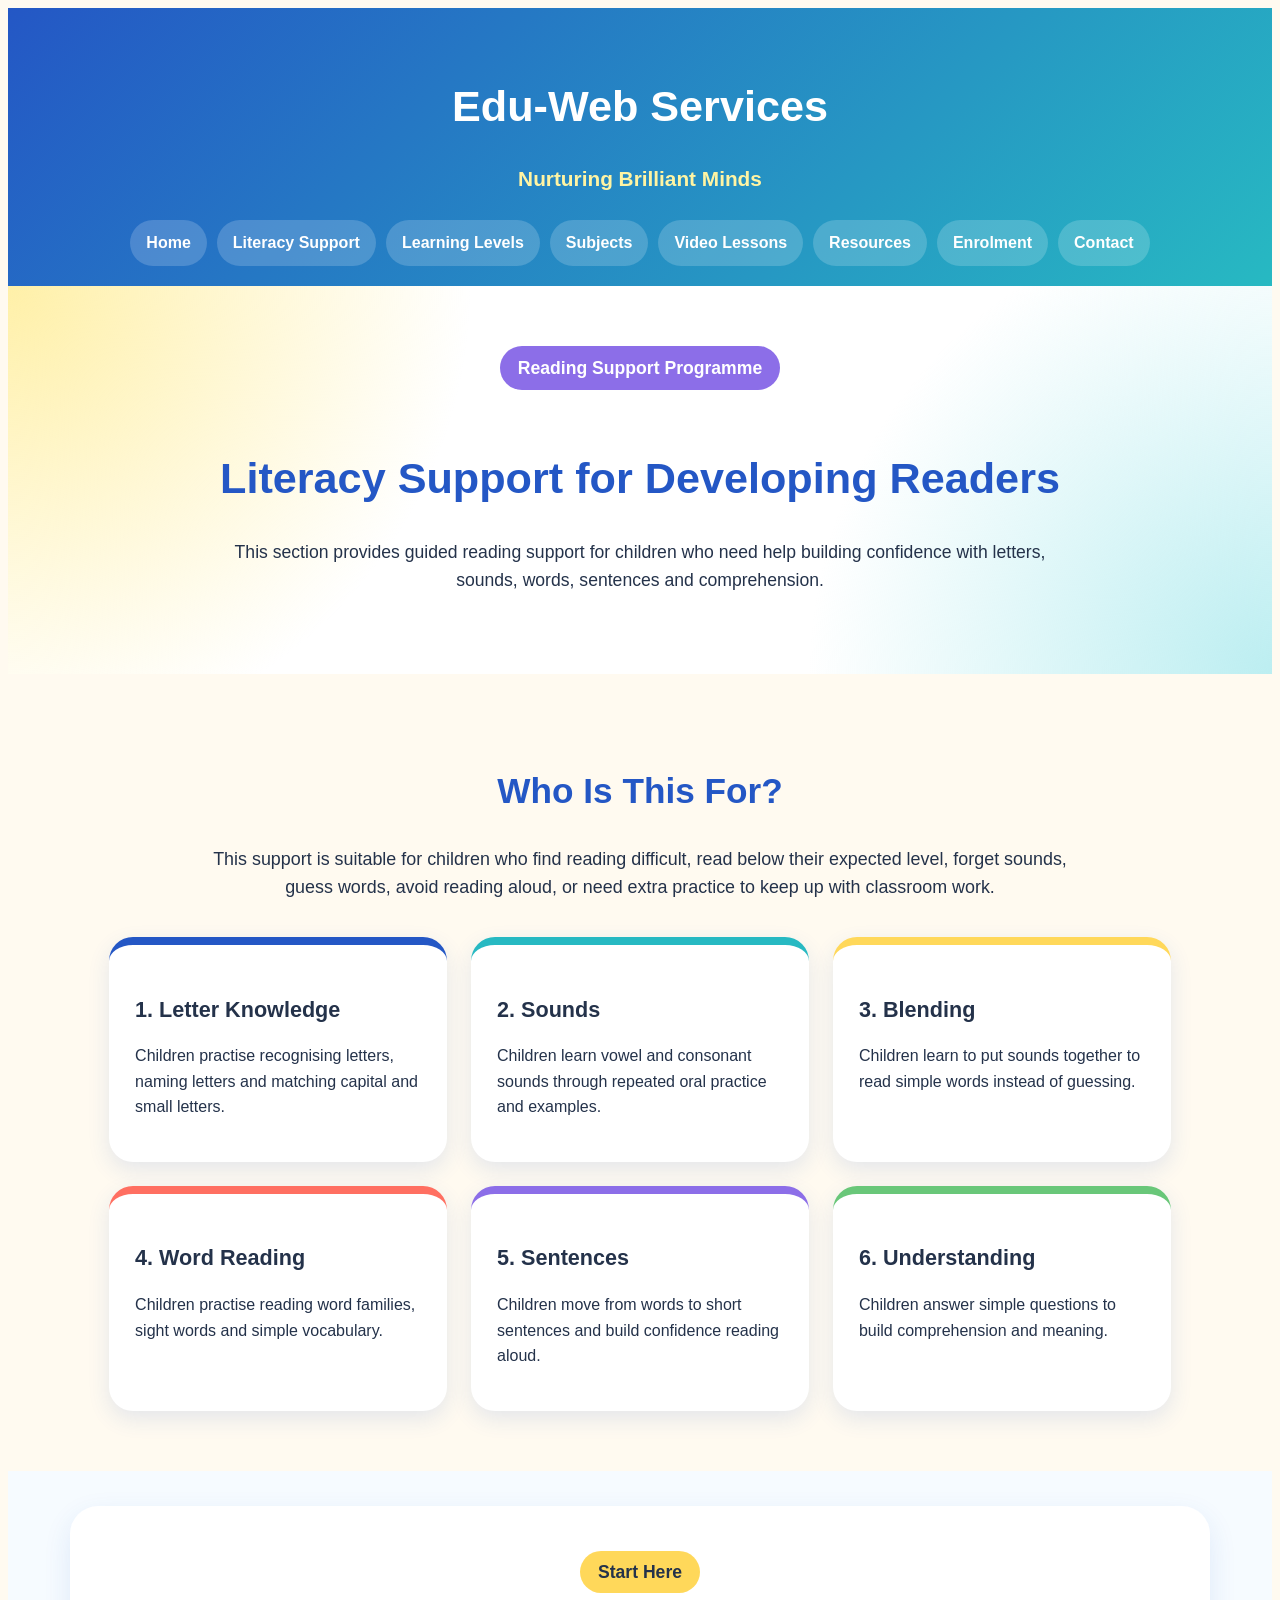
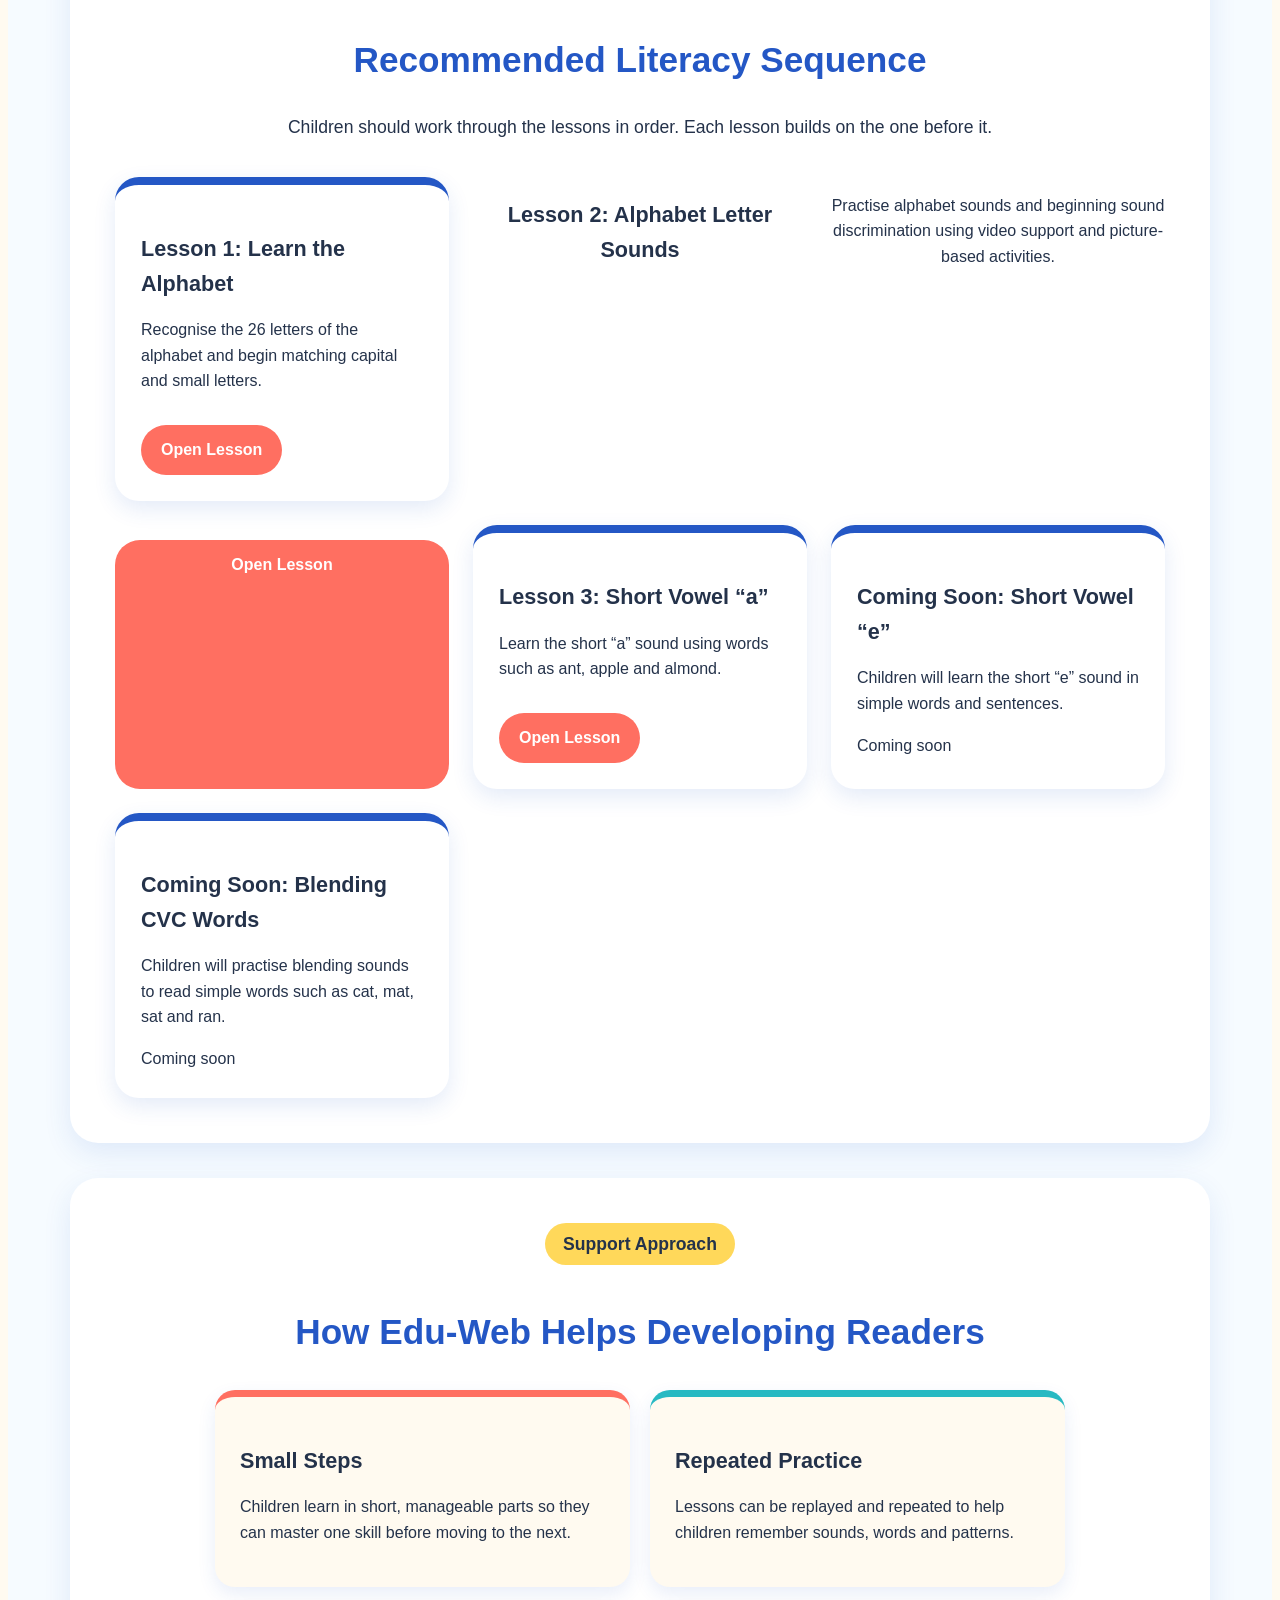
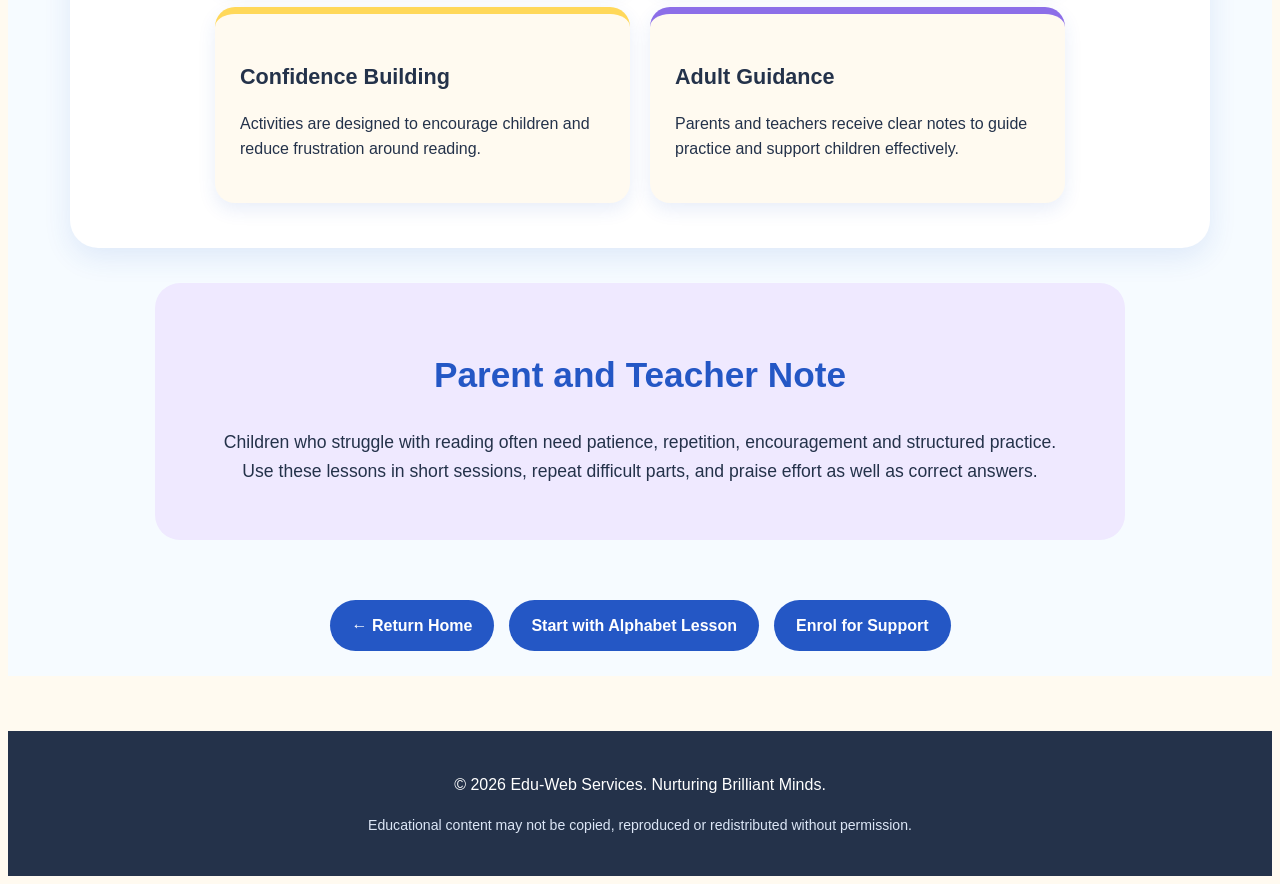
<file: literacy-support.html>
<!DOCTYPE html>
<html lang="en">
<head>
    <meta charset="UTF-8">

    <meta
        name="viewport"
        content="width=device-width, initial-scale=1.0"
    >

    <meta
        name="description"
        content="Literacy support for developing readers from Edu-Web Services."
    >

    <title>Literacy Support | Edu-Web Services</title>

    <link rel="stylesheet" href="style.css">
</head>

<body>

    <header>
        <h1>Edu-Web Services</h1>
        <p>Nurturing Brilliant Minds</p>

        <nav>
            <a href="index.html">Home</a>
            <a href="literacy-support.html">Literacy Support</a>
            <a href="learning-levels.html">Learning Levels</a>
            <a href="subjects.html">Subjects</a>
            <a href="index.html#lessons">Video Lessons</a>
            <a href="index.html#resources">Resources</a>
            <a href="index.html#enrol">Enrolment</a>
            <a href="index.html#contact">Contact</a>
        </nav>
    </header>

    <main class="literacy-page">

        <section class="lesson-heading">
            <p class="lesson-label">Reading Support Programme</p>

            <h2>Literacy Support for Developing Readers</h2>

            <p>
                This section provides guided reading support for children
                who need help building confidence with letters, sounds,
                words, sentences and comprehension.
            </p>
        </section>

        <section class="literacy-intro">

            <h2>Who Is This For?</h2>

            <p>
                This support is suitable for children who find reading
                difficult, read below their expected level, forget sounds,
                guess words, avoid reading aloud, or need extra practice
                to keep up with classroom work.
            </p>

            <div class="literacy-pathway">

                <article>
                    <h3>1. Letter Knowledge</h3>
                    <p>
                        Children practise recognising letters, naming
                        letters and matching capital and small letters.
                    </p>
                </article>

                <article>
                    <h3>2. Sounds</h3>
                    <p>
                        Children learn vowel and consonant sounds through
                        repeated oral practice and examples.
                    </p>
                </article>

                <article>
                    <h3>3. Blending</h3>
                    <p>
                        Children learn to put sounds together to read
                        simple words instead of guessing.
                    </p>
                </article>

                <article>
                    <h3>4. Word Reading</h3>
                    <p>
                        Children practise reading word families, sight
                        words and simple vocabulary.
                    </p>
                </article>

                <article>
                    <h3>5. Sentences</h3>
                    <p>
                        Children move from words to short sentences and
                        build confidence reading aloud.
                    </p>
                </article>

                <article>
                    <h3>6. Understanding</h3>
                    <p>
                        Children answer simple questions to build
                        comprehension and meaning.
                    </p>
                </article>

            </div>

        </section>

        <section class="lesson-section">

            <p class="lesson-step">Start Here</p>

            <h2>Recommended Literacy Sequence</h2>

            <p>
                Children should work through the lessons in order. Each
                lesson builds on the one before it.
            </p>

            <div class="reading-sequence">

                <article>
                    <h3>Lesson 1: Learn the Alphabet</h3>

                    <p>
                        Recognise the 26 letters of the alphabet and
                        begin matching capital and small letters.
                    </p>

                    <a class="lesson-button" href="alphabet-lesson.html">
                        Open Lesson
                    </a>
                </article>
                
    <h3>Lesson 2: Alphabet Letter Sounds</h3>

    <p>
        Practise alphabet sounds and beginning sound discrimination using
        video support and picture-based activities.
    </p>

    <a class="lesson-button" href="alphabet-sounds-lesson.html">
        Open Lesson
    </a>
</article>
                <article>
                    <h3>Lesson 3: Short Vowel “a”</h3>

                    <p>
                        Learn the short “a” sound using words such as
                        ant, apple and almond.
                    </p>

                    <a class="lesson-button" href="short-a-lesson.html">
                        Open Lesson
                    </a>
                </article>

                <article>
                    <h3>Coming Soon: Short Vowel “e”</h3>

                    <p>
                        Children will learn the short “e” sound in simple
                        words and sentences.
                    </p>

                    <span class="coming-soon">Coming soon</span>
                </article>

                <article>
                    <h3>Coming Soon: Blending CVC Words</h3>

                    <p>
                        Children will practise blending sounds to read
                        simple words such as cat, mat, sat and ran.
                    </p>

                    <span class="coming-soon">Coming soon</span>
                </article>

            </div>

        </section>

        <section class="lesson-section">

            <p class="lesson-step">Support Approach</p>

            <h2>How Edu-Web Helps Developing Readers</h2>

            <div class="activity-grid">

                <article class="activity-card">
                    <h3>Small Steps</h3>
                    <p>
                        Children learn in short, manageable parts so they
                        can master one skill before moving to the next.
                    </p>
                </article>

                <article class="activity-card">
                    <h3>Repeated Practice</h3>
                    <p>
                        Lessons can be replayed and repeated to help
                        children remember sounds, words and patterns.
                    </p>
                </article>

                <article class="activity-card">
                    <h3>Confidence Building</h3>
                    <p>
                        Activities are designed to encourage children and
                        reduce frustration around reading.
                    </p>
                </article>

                <article class="activity-card">
                    <h3>Adult Guidance</h3>
                    <p>
                        Parents and teachers receive clear notes to guide
                        practice and support children effectively.
                    </p>
                </article>

            </div>

        </section>

        <section class="adult-note">

            <h2>Parent and Teacher Note</h2>

            <p>
                Children who struggle with reading often need patience,
                repetition, encouragement and structured practice. Use
                these lessons in short sessions, repeat difficult parts,
                and praise effort as well as correct answers.
            </p>

        </section>

        <section class="lesson-navigation">

            <a href="index.html">← Return Home</a>

            <a href="alphabet-lesson.html">Start with Alphabet Lesson</a>

            <a href="index.html#enrol">Enrol for Support</a>

        </section>

    </main>

    <footer>
        <p>
            &copy; 2026 Edu-Web Services. Nurturing Brilliant Minds.
        </p>

        <p class="copyright-note">
            Educational content may not be copied, reproduced or
            redistributed without permission.
        </p>
    </footer>

</body>
</html>
</file>
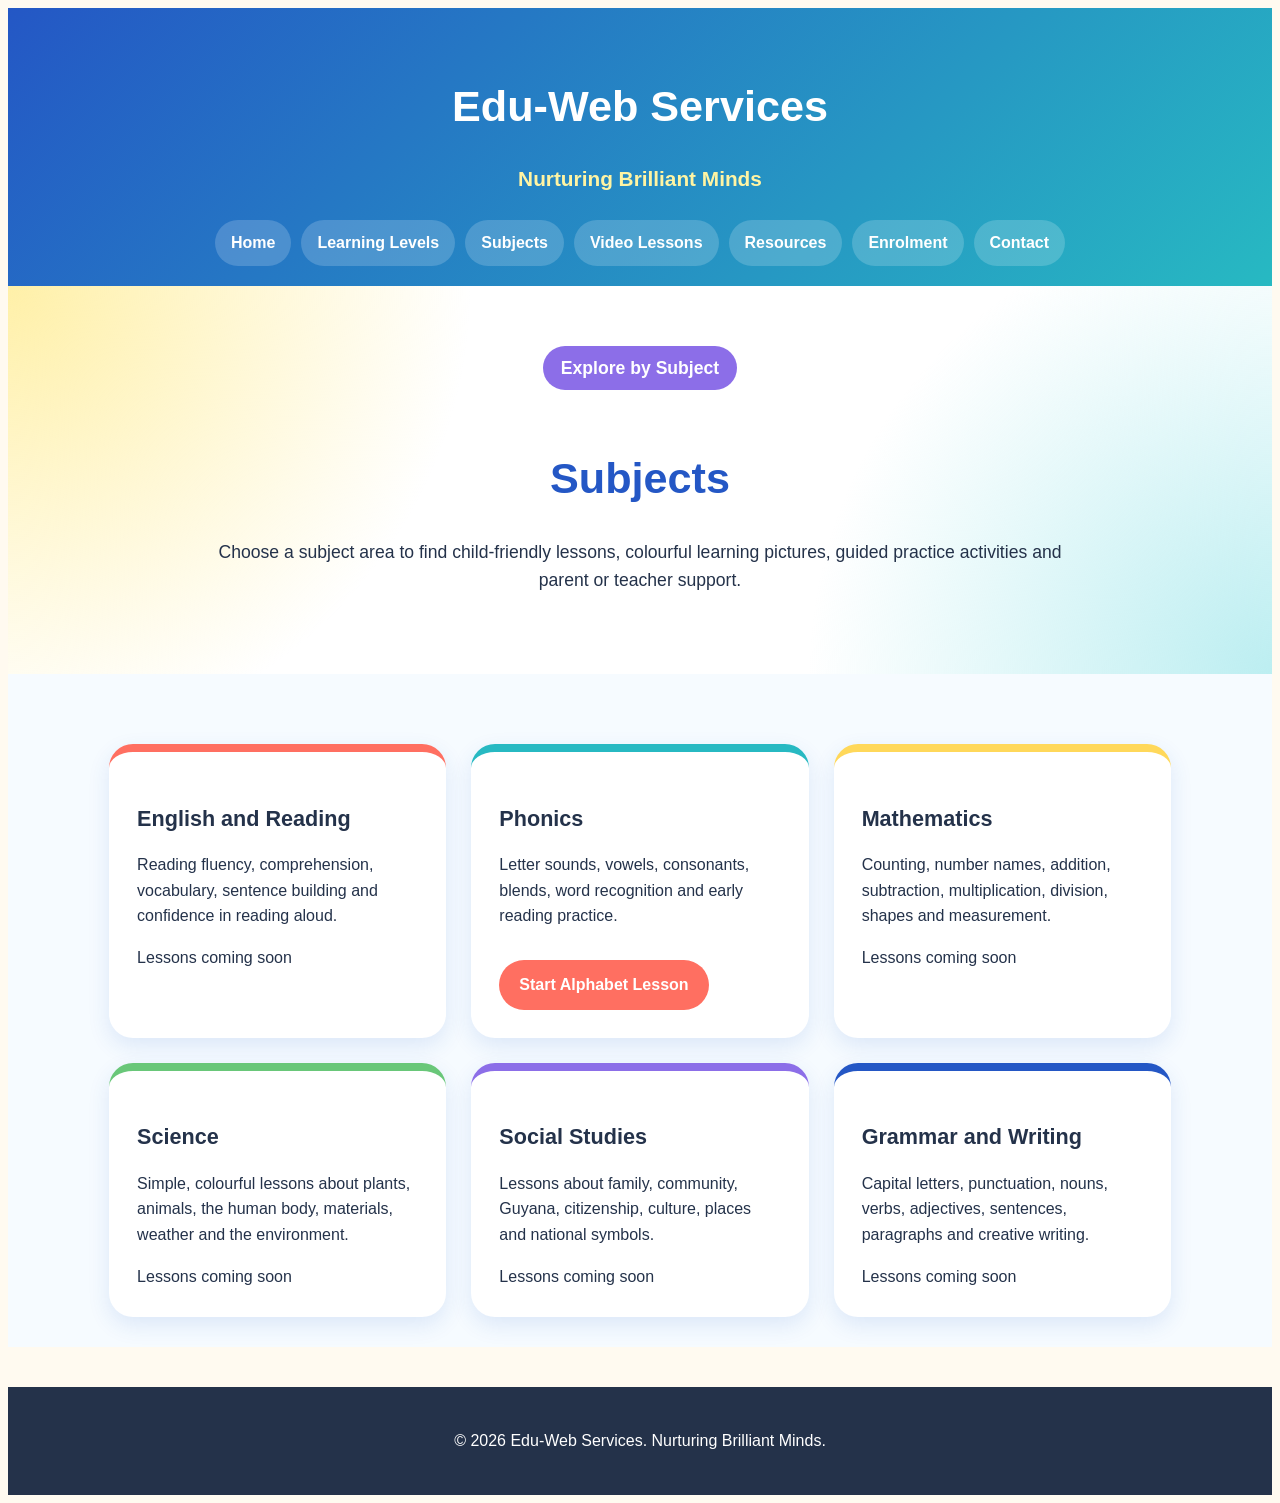
<file: subjects.html>
<!DOCTYPE html>
<html lang="en">
<head>
    <meta charset="UTF-8">

    <meta
        name="viewport"
        content="width=device-width, initial-scale=1.0"
    >

    <title>Subjects | Edu-Web Services</title>

    <link rel="stylesheet" href="style.css">
</head>

<body>

    <header>
        <h1>Edu-Web Services</h1>
        <p>Nurturing Brilliant Minds</p>

        <nav>
            <a href="index.html">Home</a>
            <a href="learning-levels.html">Learning Levels</a>
            <a href="subjects.html">Subjects</a>
            <a href="index.html#lessons">Video Lessons</a>
            <a href="index.html#resources">Resources</a>
            <a href="index.html#enrol">Enrolment</a>
            <a href="index.html#contact">Contact</a>
        </nav>
    </header>

    <main class="subjects-page">

        <section class="lesson-heading">
            <p class="lesson-label">Explore by Subject</p>

            <h2>Subjects</h2>

            <p>
                Choose a subject area to find child-friendly lessons,
                colourful learning pictures, guided practice activities
                and parent or teacher support.
            </p>
        </section>

        <section class="subject-grid">

            <article class="subject-card">
                <h3>English and Reading</h3>

                <p>
                    Reading fluency, comprehension, vocabulary, sentence
                    building and confidence in reading aloud.
                </p>

                <span class="coming-soon">Lessons coming soon</span>
            </article>

            <article class="subject-card">
                <h3>Phonics</h3>

                <p>
                    Letter sounds, vowels, consonants, blends, word
                    recognition and early reading practice.
                </p>

                <a href="alphabet-lesson.html" class="lesson-button">
                    Start Alphabet Lesson
                </a>
            </article>

            <article class="subject-card">
                <h3>Mathematics</h3>

                <p>
                    Counting, number names, addition, subtraction,
                    multiplication, division, shapes and measurement.
                </p>

                <span class="coming-soon">Lessons coming soon</span>
            </article>

            <article class="subject-card">
                <h3>Science</h3>

                <p>
                    Simple, colourful lessons about plants, animals,
                    the human body, materials, weather and the environment.
                </p>

                <span class="coming-soon">Lessons coming soon</span>
            </article>

            <article class="subject-card">
                <h3>Social Studies</h3>

                <p>
                    Lessons about family, community, Guyana, citizenship,
                    culture, places and national symbols.
                </p>

                <span class="coming-soon">Lessons coming soon</span>
            </article>

            <article class="subject-card">
                <h3>Grammar and Writing</h3>

                <p>
                    Capital letters, punctuation, nouns, verbs, adjectives,
                    sentences, paragraphs and creative writing.
                </p>

                <span class="coming-soon">Lessons coming soon</span>
            </article>

        </section>

    </main>

    <footer>
        <p>
            &copy; 2026 Edu-Web Services. Nurturing Brilliant Minds.
        </p>
    </footer>

</body>
</html>
</file>
<file: style.css>
```css
/* ===============================
   EDU-WEB SERVICES WEBSITE DESIGN
   =============================== */

* {
    box-sizing: border-box;
    margin: 0;
    padding: 0;
}

html {
    scroll-behavior: smooth;
}

body {
    font-family: Arial, Helvetica, sans-serif;
    background: #fffaf0;
    color: #24324a;
    line-height: 1.6;
}

/* HEADER */

header {
    background: linear-gradient(135deg, #2457c5, #27b9c2);
    color: white;
    text-align: center;
    padding: 35px 20px 20px;
}

header h1 {
    font-size: 2.7rem;
    margin-bottom: 5px;
}

header p {
    font-size: 1.3rem;
    font-weight: bold;
    color: #fff4a3;
    margin-bottom: 25px;
}

/* NAVIGATION */

nav {
    display: flex;
    justify-content: center;
    flex-wrap: wrap;
    gap: 10px;
}

nav a {
    color: white;
    text-decoration: none;
    background: rgba(255, 255, 255, 0.18);
    padding: 10px 16px;
    border-radius: 25px;
    font-weight: bold;
    transition: 0.3s;
}

nav a:hover {
    background: #ffd85a;
    color: #24324a;
}

/* GENERAL SECTIONS */

section {
    padding: 60px 8%;
}

section h2 {
    text-align: center;
    font-size: 2.2rem;
    color: #2457c5;
    margin-bottom: 25px;
}

section > p {
    max-width: 850px;
    margin: 0 auto 20px;
    text-align: center;
    font-size: 1.1rem;
}

/* HERO SECTION */

#home {
    min-height: 520px;
    display: flex;
    flex-direction: column;
    justify-content: center;
    align-items: center;
    text-align: center;
    background:
        linear-gradient(rgba(255, 255, 255, 0.88), rgba(255, 255, 255, 0.88)),
        radial-gradient(circle at top left, #ffd85a, transparent 35%),
        radial-gradient(circle at bottom right, #ff8a7a, transparent 35%);
}

#home h2 {
    font-size: 3rem;
    max-width: 850px;
    margin-bottom: 20px;
}

#home p {
    max-width: 760px;
    font-size: 1.2rem;
    margin-bottom: 30px;
}

#home a {
    display: inline-block;
    text-decoration: none;
    margin: 8px;
    padding: 14px 24px;
    border-radius: 30px;
    font-weight: bold;
    color: white;
    background: #ff6f61;
    box-shadow: 0 6px 15px rgba(0, 0, 0, 0.12);
    transition: 0.3s;
}

#home a:hover {
    transform: translateY(-3px);
    background: #2457c5;
}
.home-buttons {
    margin-bottom: 30px;
}

.hero-image {
    width: 100%;
    max-width: 1200px;
    margin: 25px auto 0;
    padding: 0 10px;
}

.hero-image img {
    display: block;
    width: 100%;
    height: auto;
    border-radius: 28px;
    box-shadow: 0 12px 28px rgba(36, 87, 197, 0.18);
}
/* CARD SECTIONS */

#levels,
#lessons,
#enrol {
    background: #eef9ff;
}

#subjects,
#resources,
#contact {
    background: #fffaf0;
}

#levels,
#subjects,
#lessons,
#resources {
    text-align: center;
}

#levels div,
#subjects div,
#lessons article,
#resources article {
    display: inline-block;
    vertical-align: top;
    width: 280px;
    min-height: 210px;
    margin: 15px;
    padding: 25px;
    border-radius: 22px;
    background: white;
    box-shadow: 0 8px 22px rgba(36, 87, 197, 0.12);
    transition: 0.3s;
}

#levels div:hover,
#subjects div:hover,
#lessons article:hover,
#resources article:hover {
    transform: translateY(-7px);
}

#levels div:nth-of-type(1) {
    border-top: 8px solid #ff6f61;
}

#levels div:nth-of-type(2) {
    border-top: 8px solid #ffd85a;
}

#levels div:nth-of-type(3) {
    border-top: 8px solid #27b9c2;
}

#levels div:nth-of-type(4) {
    border-top: 8px solid #8c6ee8;
}

#subjects div:nth-of-type(1) {
    border-top: 8px solid #ff8a7a;
}

#subjects div:nth-of-type(2) {
    border-top: 8px solid #4db6e2;
}

#subjects div:nth-of-type(3) {
    border-top: 8px solid #69c779;
}

#subjects div:nth-of-type(4) {
    border-top: 8px solid #f3b544;
}

h3 {
    color: #24324a;
    margin-bottom: 12px;
    font-size: 1.35rem;
}

/* BUTTONS */

button {
    border: none;
    background: #2457c5;
    color: white;
    padding: 12px 20px;
    border-radius: 25px;
    font-size: 1rem;
    font-weight: bold;
    cursor: pointer;
    margin-top: 15px;
    transition: 0.3s;
}

button:hover {
    background: #ff6f61;
    transform: translateY(-2px);
}
.video-container {
    position: relative;
    width: 100%;
    padding-bottom: 56.25%;
    margin-bottom: 18px;
    overflow: hidden;
    border-radius: 15px;
    background: #dfe9f5;
}

.video-container iframe {
    position: absolute;
    top: 0;
    left: 0;
    width: 100%;
    height: 100%;
    border: none;
}
/* ENROLMENT */

#enrol {
    text-align: center;
}

#enrol button:nth-of-type(2) {
    background: #27b9c2;
}

#enrol button:nth-of-type(2):hover {
    background: #ff6f61;
}
.form-button {
    display: inline-block;
    text-decoration: none;
    background: #2457c5;
    color: white;
    padding: 12px 20px;
    border-radius: 25px;
    font-size: 1rem;
    font-weight: bold;
    margin-top: 15px;
    transition: 0.3s;
}

.form-button:hover {
    background: #ff6f61;
    transform: translateY(-2px);
}
/* CONTACT */

#contact {
    text-align: center;
}

/* FOOTER */

footer {
    background: #24324a;
    color: white;
    text-align: center;
    padding: 25px 15px;
}

/* MOBILE DESIGN */

@media (max-width: 768px) {
    header h1 {
        font-size: 2rem;
    }

    header p {
        font-size: 1.05rem;
    }

    nav {
        flex-direction: column;
        align-items: center;
    }

    nav a {
        width: 90%;
        max-width: 320px;
    }

    #home h2 {
        font-size: 2.2rem;
    }

    section {
        padding: 45px 20px;
    }

    #levels div,
    #subjects div,
    #lessons article,
    #resources article {
        width: 90%;
        max-width: 360px;
        margin: 12px auto;
        display: block;
    }
       .hero-image {
        padding: 0;
    }

    .hero-image img {
        border-radius: 18px;
    }
}
```
/* ===============================
   ONLINE LESSON PAGE
   =============================== */

.lesson-page {
    background: #f6fbff;
}

.lesson-heading {
    text-align: center;
    background:
        radial-gradient(circle at top left, #fff0a8, transparent 35%),
        radial-gradient(circle at bottom right, #bceef1, transparent 35%),
        white;
}

.lesson-heading h2 {
    max-width: 900px;
    margin-left: auto;
    margin-right: auto;
    font-size: 2.7rem;
}

.lesson-label {
    display: inline-block;
    background: #8c6ee8;
    color: white;
    padding: 8px 18px;
    border-radius: 25px;
    font-weight: bold;
    margin-bottom: 18px;
}

.lesson-goals {
    max-width: 760px;
    margin: 30px auto 0;
    padding: 25px;
    text-align: left;
    background: white;
    border-radius: 20px;
    box-shadow: 0 8px 22px rgba(36, 87, 197, 0.12);
}

.lesson-goals ul {
    padding-left: 25px;
    margin-top: 12px;
}

.lesson-goals li {
    margin-bottom: 8px;
}

.lesson-section {
    max-width: 1050px;
    margin: 35px auto;
    padding: 45px;
    background: white;
    border-radius: 28px;
    box-shadow: 0 10px 28px rgba(36, 87, 197, 0.11);
    text-align: center;
}

.lesson-section > p {
    max-width: 800px;
}

.lesson-step {
    display: inline-block;
    background: #ffd85a;
    color: #24324a;
    padding: 7px 18px;
    border-radius: 22px;
    font-weight: bold;
    margin-bottom: 10px;
}

.lesson-image-card {
    max-width: 760px;
    margin: 30px auto;
    padding: 14px;
    background: #fffdf7;
    border-radius: 24px;
    box-shadow: 0 8px 24px rgba(36, 87, 197, 0.14);
}

.lesson-image-card img {
    display: block;
    width: 100%;
    height: auto;
    border-radius: 17px;
    user-select: none;
}

.lesson-image-card figcaption {
    padding: 15px 10px 5px;
    color: #2457c5;
    font-weight: bold;
    font-size: 1.1rem;
}

.instruction-box,
.talk-about-it {
    max-width: 760px;
    margin: 25px auto;
    padding: 22px;
    border-radius: 18px;
    background: #eef9ff;
    border-left: 7px solid #27b9c2;
    text-align: left;
}

.important-sentence {
    max-width: 700px;
    margin: 20px auto;
    padding: 18px;
    border-radius: 18px;
    background: #fff2b9;
    color: #24324a;
    font-size: 1.25rem;
    font-weight: bold;
}

.activity-grid {
    display: grid;
    grid-template-columns: repeat(2, minmax(0, 1fr));
    gap: 20px;
    max-width: 850px;
    margin: 30px auto 0;
}

.activity-card {
    padding: 25px;
    background: #fffaf0;
    border-radius: 20px;
    border-top: 7px solid #ff6f61;
    box-shadow: 0 7px 18px rgba(36, 87, 197, 0.1);
    text-align: left;
}

.activity-card:nth-child(2) {
    border-top-color: #27b9c2;
}

.activity-card:nth-child(3) {
    border-top-color: #ffd85a;
}

.activity-card:nth-child(4) {
    border-top-color: #8c6ee8;
}

.adult-note {
    max-width: 900px;
    margin: 35px auto;
    padding: 35px;
    background: #efe9ff;
    border-radius: 25px;
    text-align: center;
}

.lesson-navigation {
    display: flex;
    justify-content: center;
    flex-wrap: wrap;
    gap: 15px;
    max-width: 900px;
    margin: 20px auto 55px;
    padding: 25px;
}

.lesson-navigation a {
    display: inline-block;
    text-decoration: none;
    background: #2457c5;
    color: white;
    padding: 13px 22px;
    border-radius: 26px;
    font-weight: bold;
    transition: 0.3s;
}

.lesson-navigation a:hover {
    background: #ff6f61;
    transform: translateY(-2px);
}

.copyright-note {
    margin-top: 8px;
    font-size: 0.88rem;
    color: #dce6f6;
}

@media (max-width: 768px) {
    .lesson-heading h2 {
        font-size: 2.05rem;
    }

    .lesson-section {
        margin: 20px 12px;
        padding: 30px 15px;
        border-radius: 20px;
    }

    .lesson-image-card {
        padding: 7px;
        border-radius: 16px;
    }

    .activity-grid {
        grid-template-columns: 1fr;
    }

    .lesson-navigation {
        flex-direction: column;
        padding: 20px;
    }

    .lesson-navigation a {
        width: 100%;
        text-align: center;
    }
}
.lesson-button {
    display: inline-block;
    text-decoration: none;
    background: #ff6f61;
    color: white;
    padding: 12px 20px;
    border-radius: 25px;
    font-size: 1rem;
    font-weight: bold;
    margin-top: 15px;
    transition: 0.3s;
}

.lesson-button:hover {
    background: #2457c5;
    transform: translateY(-2px);
}
/* ===============================
   SUBJECTS PAGE
   =============================== */

.subjects-page {
    background: #f6fbff;
}

.subject-grid {
    display: grid;
    grid-template-columns: repeat(3, minmax(0, 1fr));
    gap: 25px;
    max-width: 1150px;
    margin: 40px auto;
    padding: 30px 8%;
}

.subject-card {
    background: white;
    padding: 28px;
    border-radius: 24px;
    box-shadow: 0 8px 22px rgba(36, 87, 197, 0.12);
    border-top: 8px solid #ff6f61;
    text-align: left;
    transition: 0.3s;
}

.subject-card:hover {
    transform: translateY(-6px);
}

.subject-card:nth-child(2) {
    border-top-color: #27b9c2;
}

.subject-card:nth-child(3) {
    border-top-color: #ffd85a;
}

.subject-card:nth-child(4) {
    border-top-color: #69c779;
}

.subject-card:nth-child(5) {
    border-top-color: #8c6ee8;
}

.subject-card:nth-child(6) {
    border-top-color: #2457c5;
}

@media (max-width: 900px) {
    .subject-grid {
        grid-template-columns: repeat(2, minmax(0, 1fr));
    }
}

@media (max-width: 650px) {
    .subject-grid {
        grid-template-columns: 1fr;
        padding: 20px;
    }
}
/* ===============================
   ENROLMENT AND PAYMENT OPTIONS
   =============================== */

.enrolment-actions {
    text-align: center;
    margin: 25px auto 35px;
}

.payment-options {
    max-width: 950px;
    margin: 35px auto 0;
    padding: 30px;
    background: white;
    border-radius: 26px;
    box-shadow: 0 8px 22px rgba(36, 87, 197, 0.12);
    text-align: center;
}

.payment-options h3 {
    color: #2457c5;
    margin-bottom: 20px;
    font-size: 1.8rem;
}

.payment-options article {
    display: inline-block;
    vertical-align: top;
    width: 280px;
    min-height: 175px;
    margin: 12px;
    padding: 22px;
    border-radius: 20px;
    background: #fffaf0;
    border-top: 7px solid #27b9c2;
    text-align: left;
    box-shadow: 0 7px 18px rgba(36, 87, 197, 0.1);
}

.payment-options article:nth-of-type(2) {
    border-top-color: #ff6f61;
}

.payment-options article:nth-of-type(3) {
    border-top-color: #ffd85a;
}

.payment-options h4 {
    color: #24324a;
    margin-bottom: 10px;
    font-size: 1.2rem;
}

.payment-note {
    max-width: 800px;
    margin: 25px auto 0;
    padding: 16px;
    border-radius: 18px;
    background: #eef9ff;
    color: #24324a;
    font-weight: bold;
}

@media (max-width: 768px) {
    .payment-options {
        padding: 22px 15px;
    }

    .payment-options article {
        width: 100%;
        max-width: 360px;
        display: block;
        margin: 14px auto;
    }
}
/* ===============================
   HOMEPAGE SUBJECT IMAGES
   =============================== */

.subject-preview-card img {
    width: 100%;
    height: 170px;
    object-fit: cover;
    border-radius: 18px;
    margin-bottom: 18px;
    box-shadow: 0 6px 16px rgba(36, 87, 197, 0.12);
}

#subjects .lesson-button {
    margin-top: 30px;
}
/* ===============================
   WHY CHOOSE SECTION
   =============================== */

#why-choose {
    background: #fffaf0;
    text-align: center;
}

#why-choose > p {
    max-width: 900px;
    margin: 0 auto 35px;
    font-size: 1.12rem;
}

.why-grid {
    display: grid;
    grid-template-columns: repeat(3, minmax(0, 1fr));
    gap: 24px;
    max-width: 1150px;
    margin: 35px auto 0;
}

.why-grid article {
    background: white;
    padding: 28px;
    border-radius: 24px;
    box-shadow: 0 8px 22px rgba(36, 87, 197, 0.12);
    border-top: 8px solid #2457c5;
    text-align: left;
    transition: 0.3s;
}

.why-grid article:hover {
    transform: translateY(-6px);
}

.why-grid article:nth-child(2) {
    border-top-color: #27b9c2;
}

.why-grid article:nth-child(3) {
    border-top-color: #ffd85a;
}

.why-grid article:nth-child(4) {
    border-top-color: #ff6f61;
}

.why-grid article:nth-child(5) {
    border-top-color: #8c6ee8;
}

.why-grid article:nth-child(6) {
    border-top-color: #69c779;
}

.why-grid h3 {
    color: #24324a;
    margin-bottom: 12px;
}

.why-grid p {
    font-size: 1rem;
}

@media (max-width: 900px) {
    .why-grid {
        grid-template-columns: repeat(2, minmax(0, 1fr));
    }
}

@media (max-width: 650px) {
    .why-grid {
        grid-template-columns: 1fr;
    }
}
/* ===============================
   LITERACY SUPPORT SECTION
   =============================== */

#literacy-support {
    background: #eef9ff;
    text-align: center;
}

#literacy-support > p {
    max-width: 900px;
    margin: 0 auto 35px;
    font-size: 1.12rem;
}

.literacy-highlight {
    display: grid;
    grid-template-columns: 1.3fr 1fr;
    gap: 30px;
    max-width: 1150px;
    margin: 35px auto 0;
    align-items: stretch;
}

.literacy-text {
    background: white;
    padding: 32px;
    border-radius: 26px;
    box-shadow: 0 8px 22px rgba(36, 87, 197, 0.12);
    text-align: left;
    border-top: 8px solid #ff6f61;
}

.literacy-text ul {
    margin: 20px 0;
    padding-left: 25px;
}

.literacy-text li {
    margin-bottom: 8px;
}

.literacy-boxes {
    display: grid;
    gap: 18px;
}

.literacy-boxes article {
    background: white;
    padding: 24px;
    border-radius: 22px;
    box-shadow: 0 8px 22px rgba(36, 87, 197, 0.12);
    border-left: 7px solid #27b9c2;
    text-align: left;
}

.literacy-boxes article:nth-child(2) {
    border-left-color: #ffd85a;
}

.literacy-boxes article:nth-child(3) {
    border-left-color: #8c6ee8;
}

/* ===============================
   LITERACY SUPPORT PAGE
   =============================== */

.literacy-page {
    background: #f6fbff;
}

.literacy-intro {
    background: #fffaf0;
    text-align: center;
}

.literacy-intro > p {
    max-width: 900px;
    margin: 0 auto 35px;
    font-size: 1.12rem;
}

.literacy-pathway,
.reading-sequence {
    display: grid;
    grid-template-columns: repeat(3, minmax(0, 1fr));
    gap: 24px;
    max-width: 1150px;
    margin: 35px auto 0;
}

.literacy-pathway article,
.reading-sequence article {
    background: white;
    padding: 26px;
    border-radius: 24px;
    box-shadow: 0 8px 22px rgba(36, 87, 197, 0.12);
    border-top: 8px solid #2457c5;
    text-align: left;
    transition: 0.3s;
}

.literacy-pathway article:hover,
.reading-sequence article:hover {
    transform: translateY(-6px);
}

.literacy-pathway article:nth-child(2),
.reading-sequence article:nth-child(2) {
    border-top-color: #27b9c2;
}

.literacy-pathway article:nth-child(3),
.reading-sequence article:nth-child(3) {
    border-top-color: #ffd85a;
}

.literacy-pathway article:nth-child(4),
.reading-sequence article:nth-child(4) {
    border-top-color: #ff6f61;
}

.literacy-pathway article:nth-child(5) {
    border-top-color: #8c6ee8;
}

.literacy-pathway article:nth-child(6) {
    border-top-color: #69c779;
}

@media (max-width: 900px) {
    .literacy-highlight {
        grid-template-columns: 1fr;
    }

    .literacy-pathway,
    .reading-sequence {
        grid-template-columns: repeat(2, minmax(0, 1fr));
    }
}

@media (max-width: 650px) {
    .literacy-pathway,
    .reading-sequence {
        grid-template-columns: 1fr;
    }

    .literacy-text {
        padding: 24px;
    }
}
</file>
